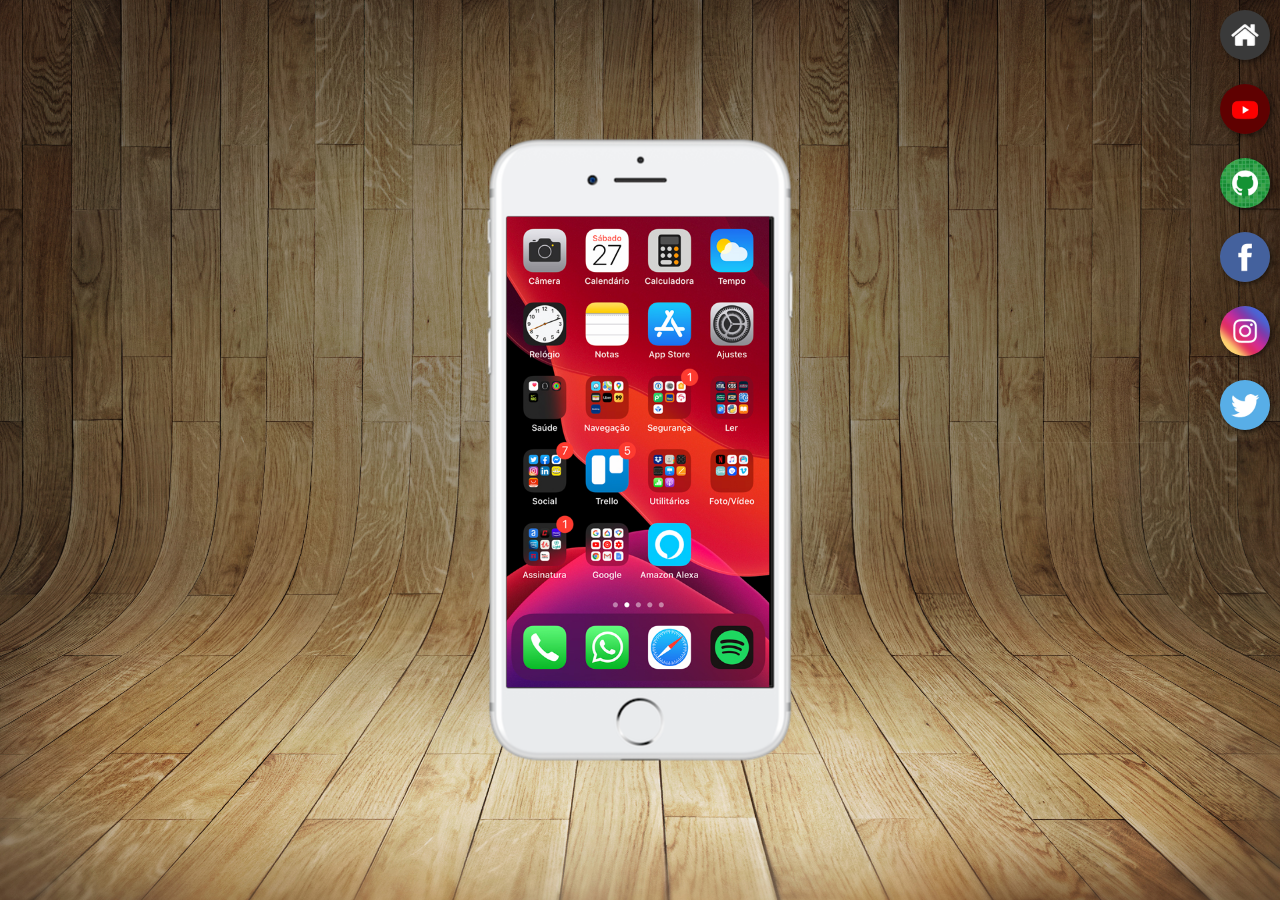
<file: index.html>
<!DOCTYPE html>
<html lang="pt-br">
<head>
    <meta charset="UTF-8">
    <meta name="viewport" content="width=device-width, initial-scale=1.0">
    <link rel="shortcut icon" href="favicon.ico" type="image/x-icon">
    <title>Projeto Redes sociais</title>
    <link rel="stylesheet" href="estilos/style.css">
</head>
<body>
   <div id="fundo">
        <main>
            <section id="telefone">
                <iframe src="home.html" name="tela" id="tela" frameborder="0"></iframe>
            </section>
            <section id="rede-sociais">
                <a href="home.html" target="tela"><img src="imagens/logo-home.jpg" alt=""></a> <br>
                <a href="youtube.html" target="tela"> <img src="imagens/logo-youtube.jpg" alt=""></a> <br>
                <a href="github.html" target="tela"> <img src="imagens/logo-github.jpg" alt=""></a> <br>
                <a href="facebok.html" target="tela"><img src="imagens/logo-facebook.jpg" alt=""></a> <br>
                <a href="instagram.html" target="tela"><img src="imagens/logo-instagram.jpg" alt=""></a> <br>
                <a href="twitter.html" target="tela"> <img src="imagens/logo-twitter.jpg" alt=""></a> <br>

            </section>
        </main>
    </div>
    </div>
    
</body>
</html>
</file>
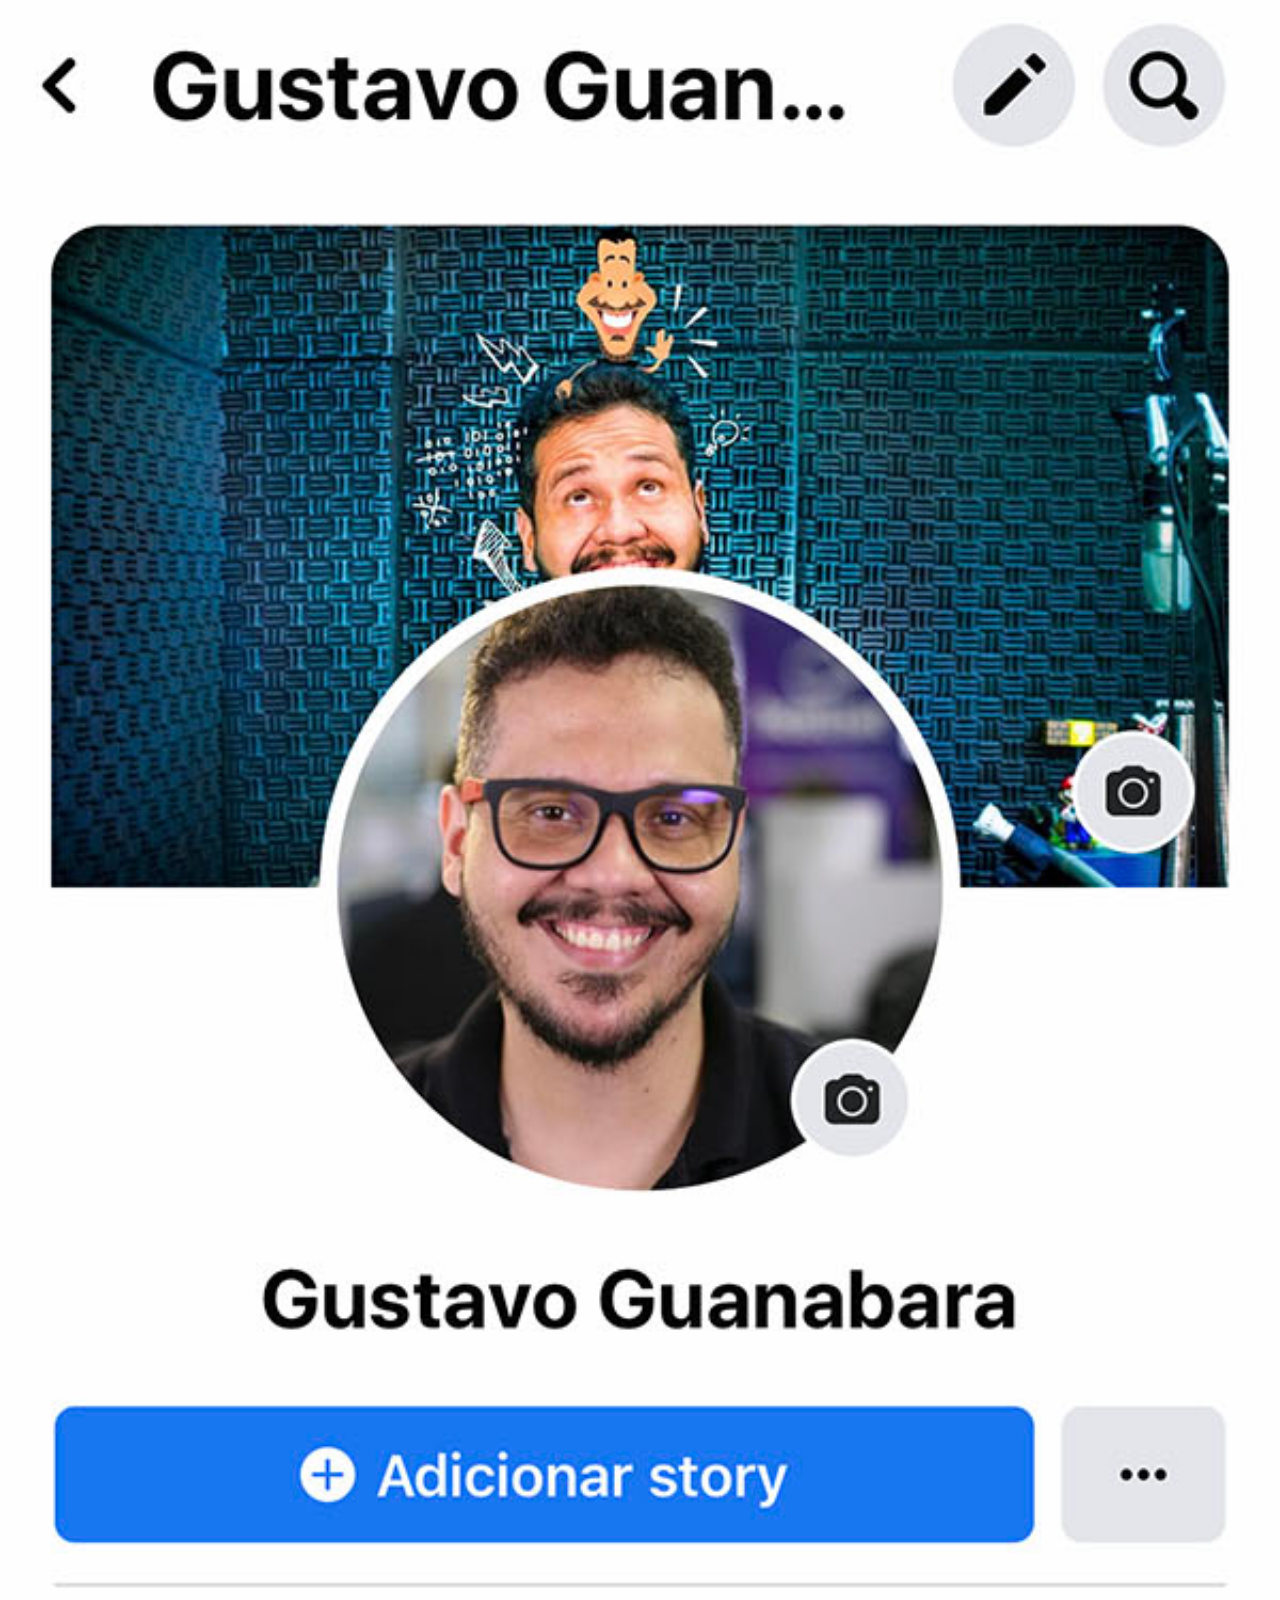
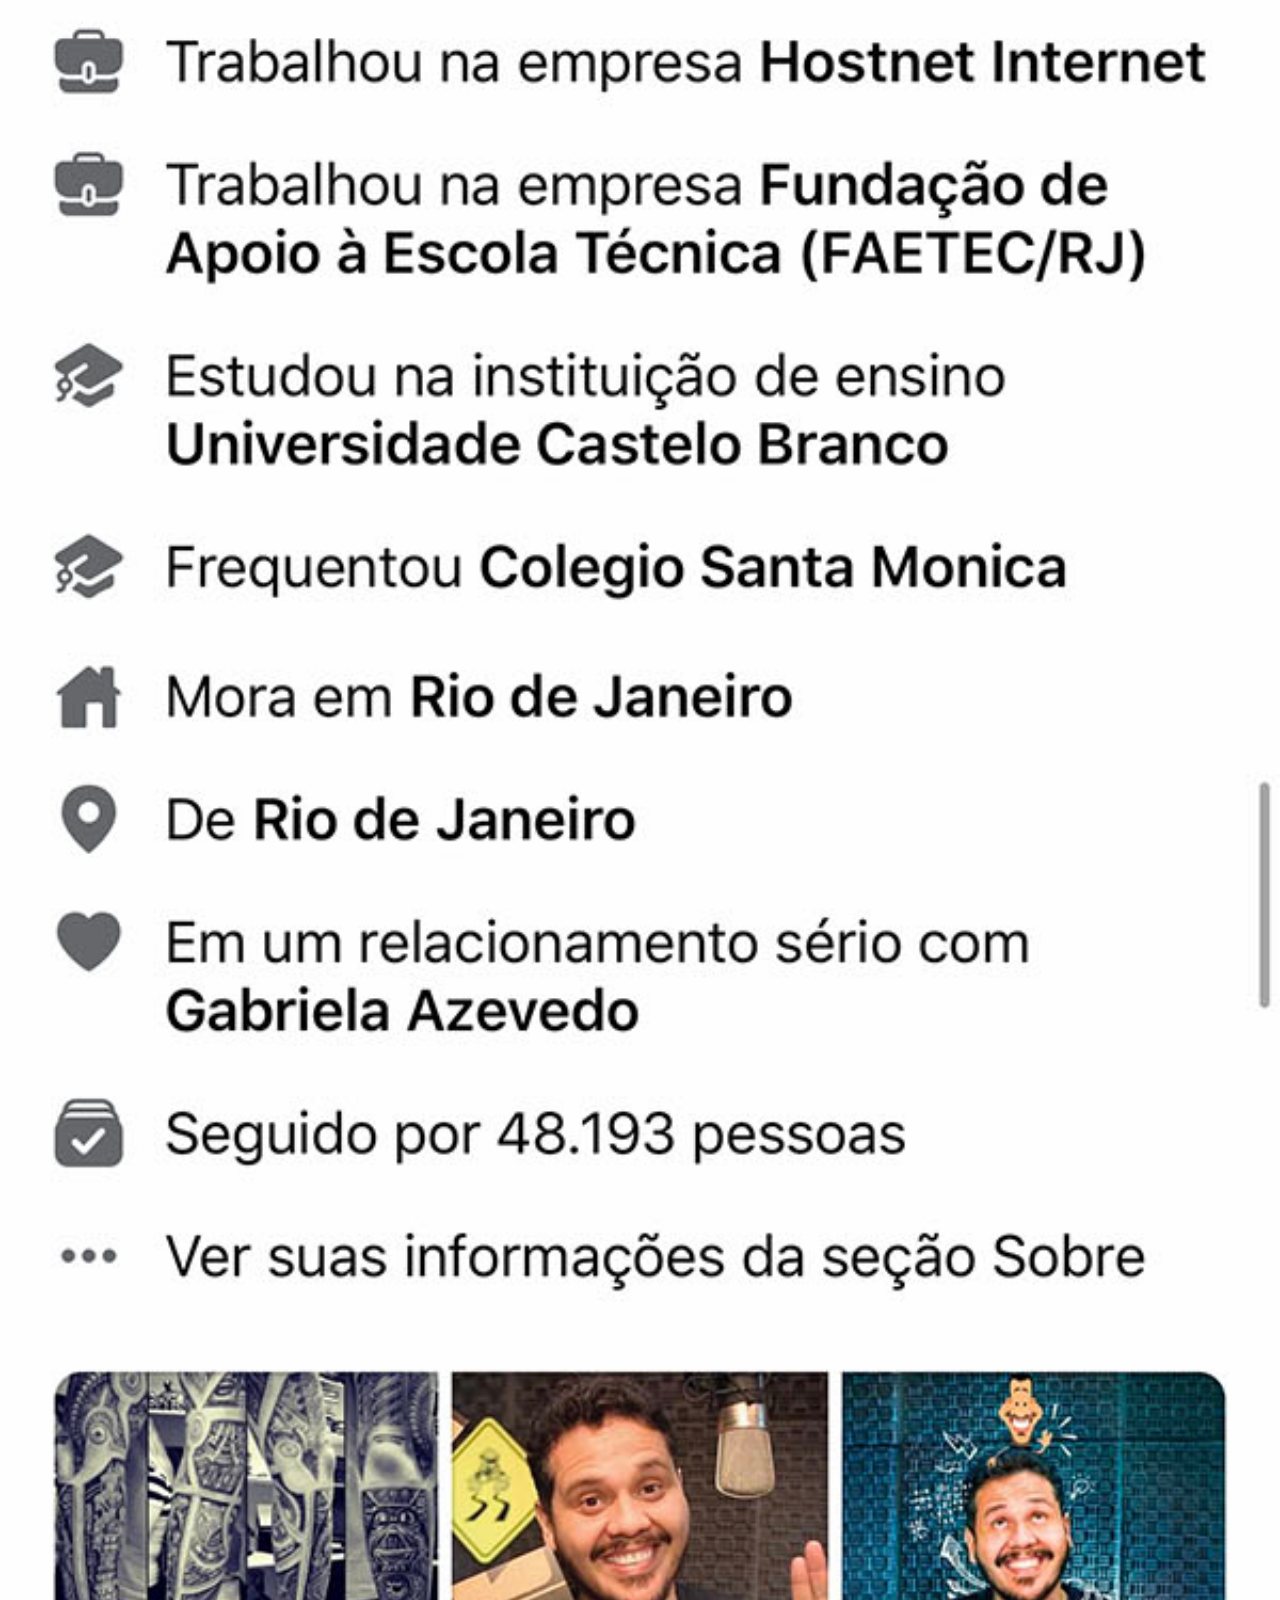
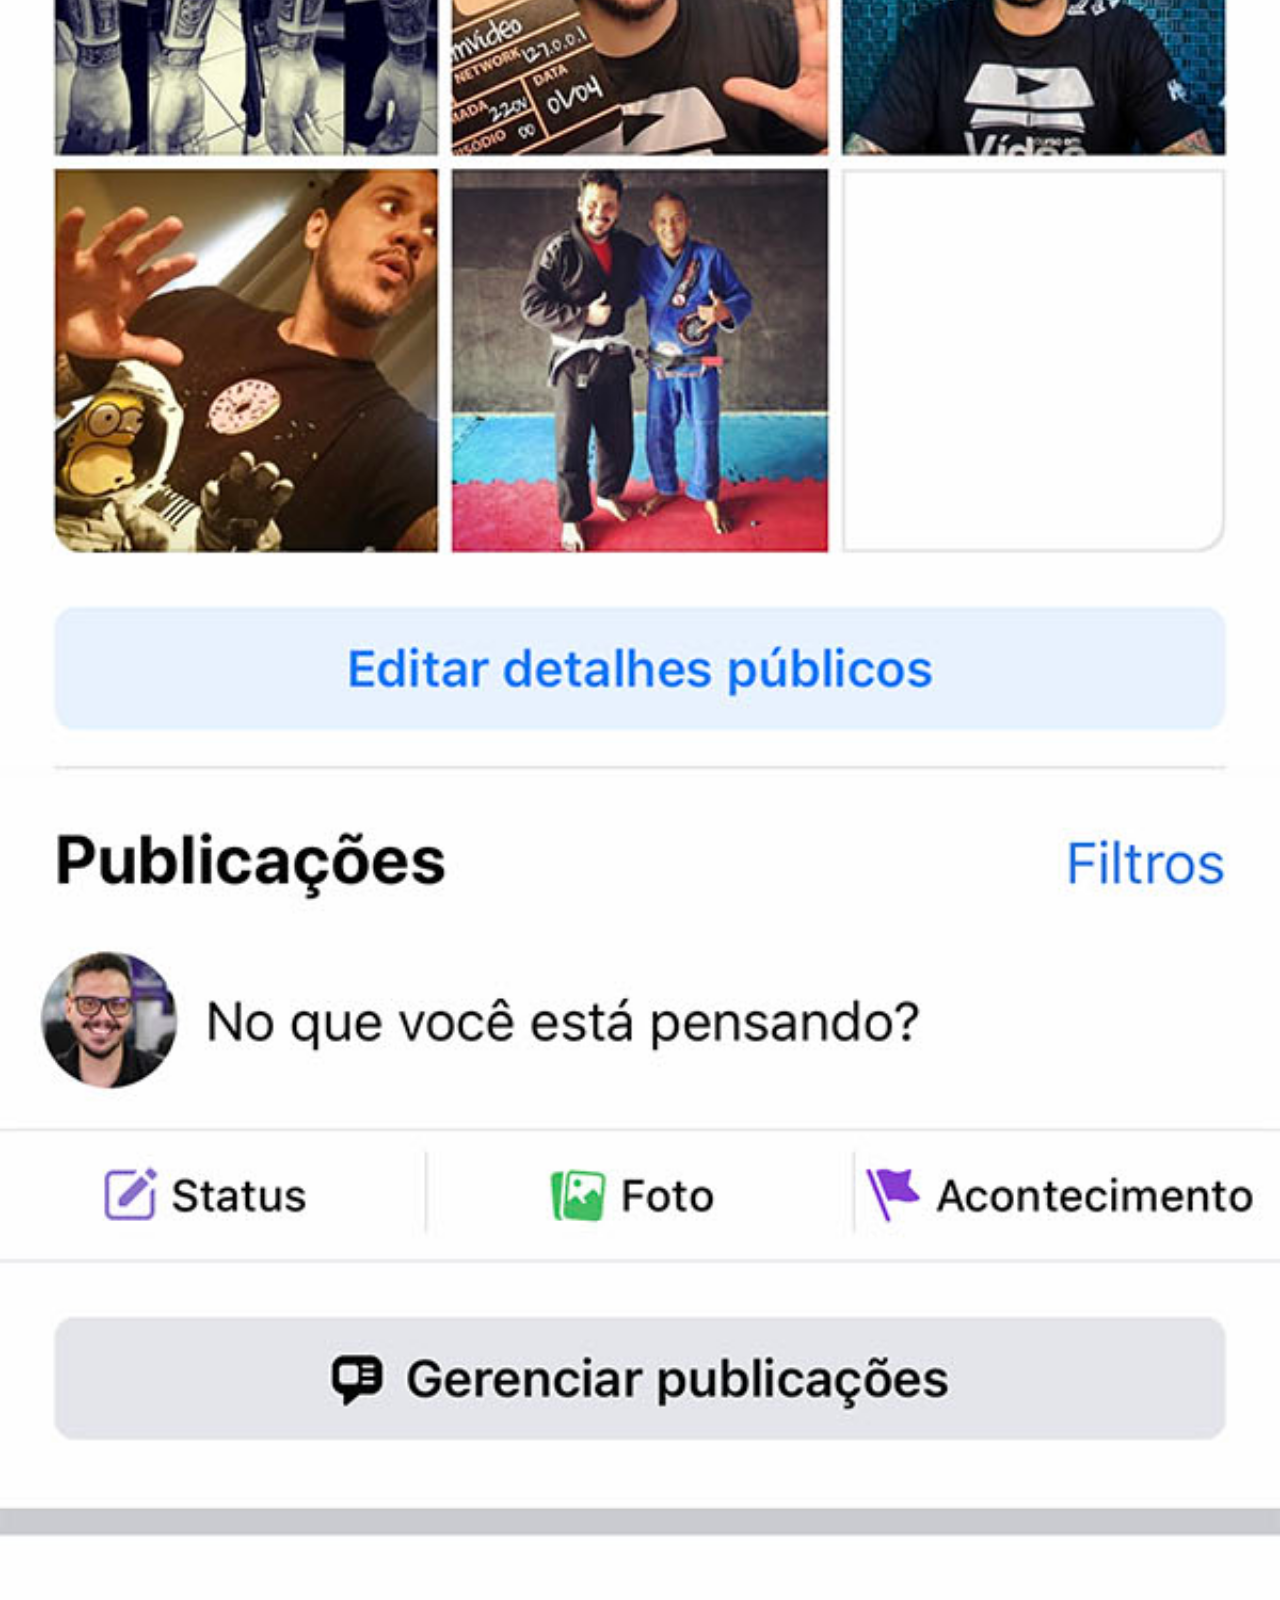
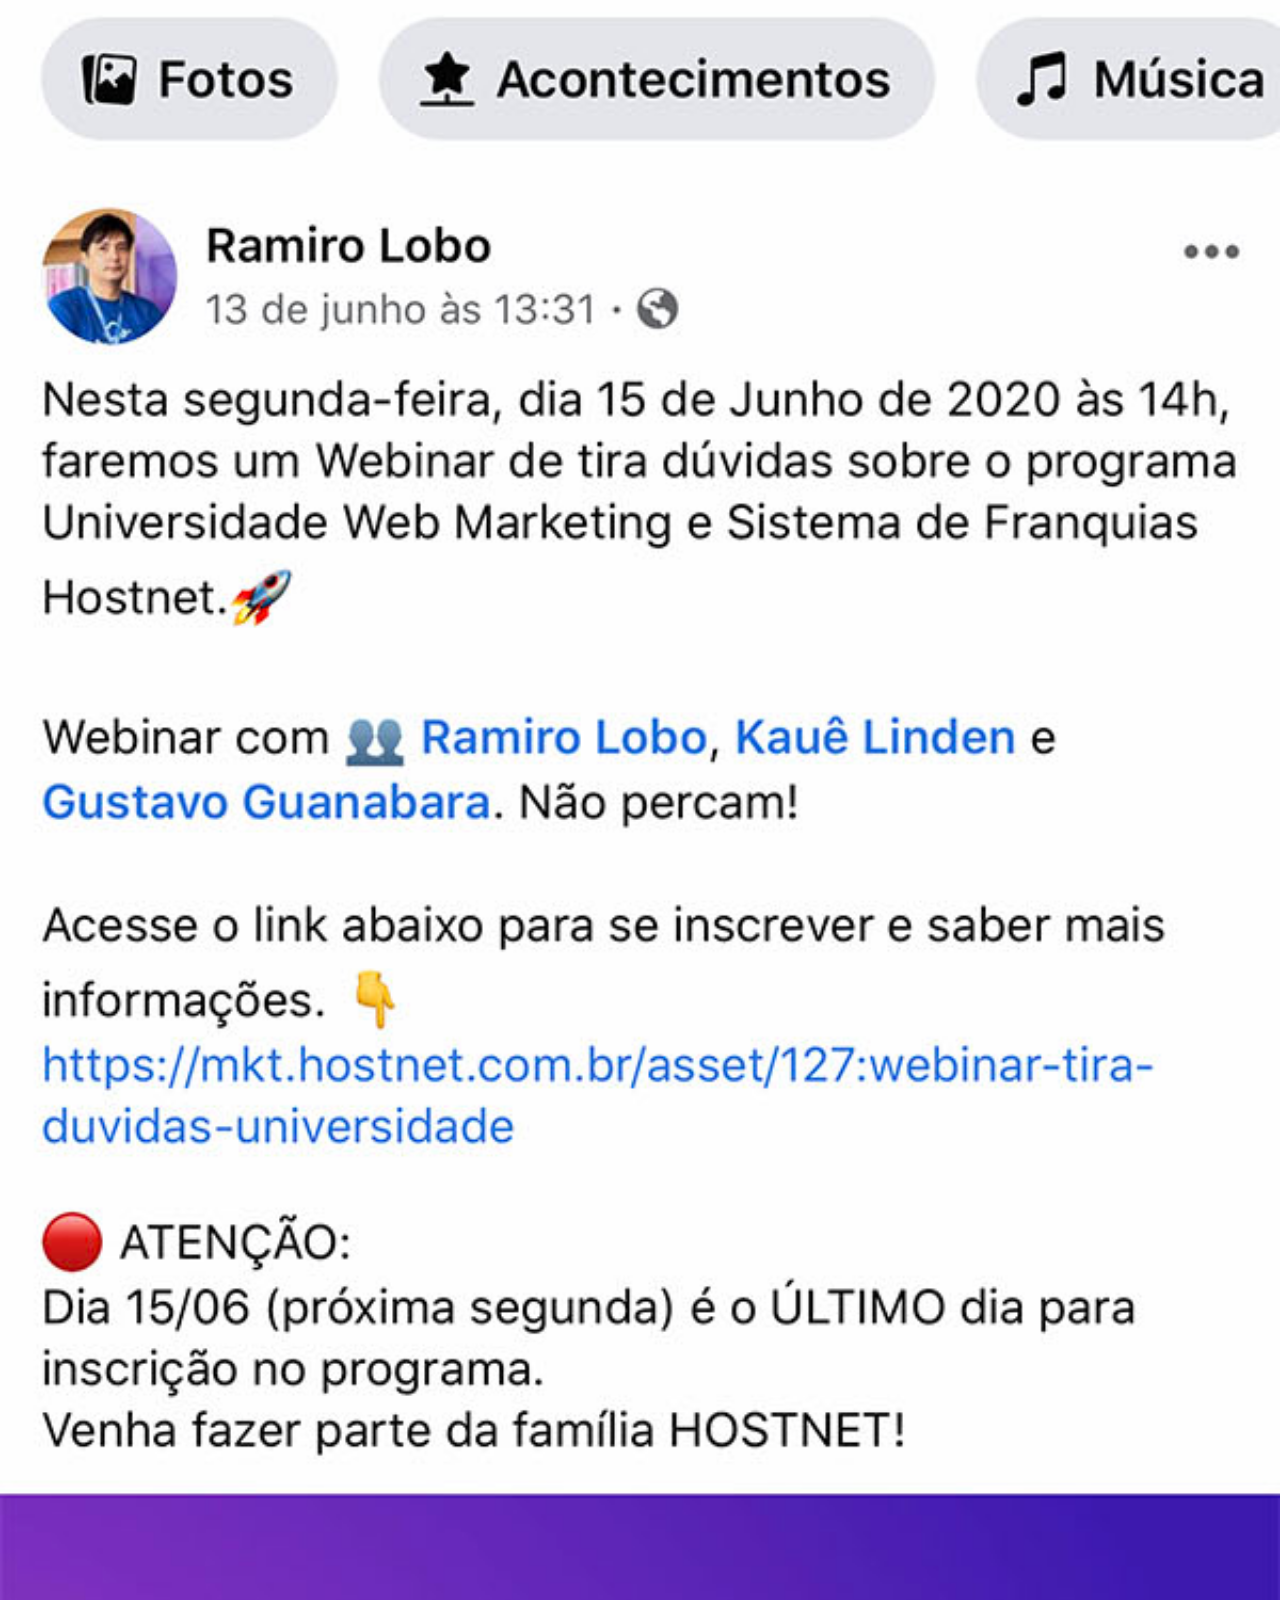
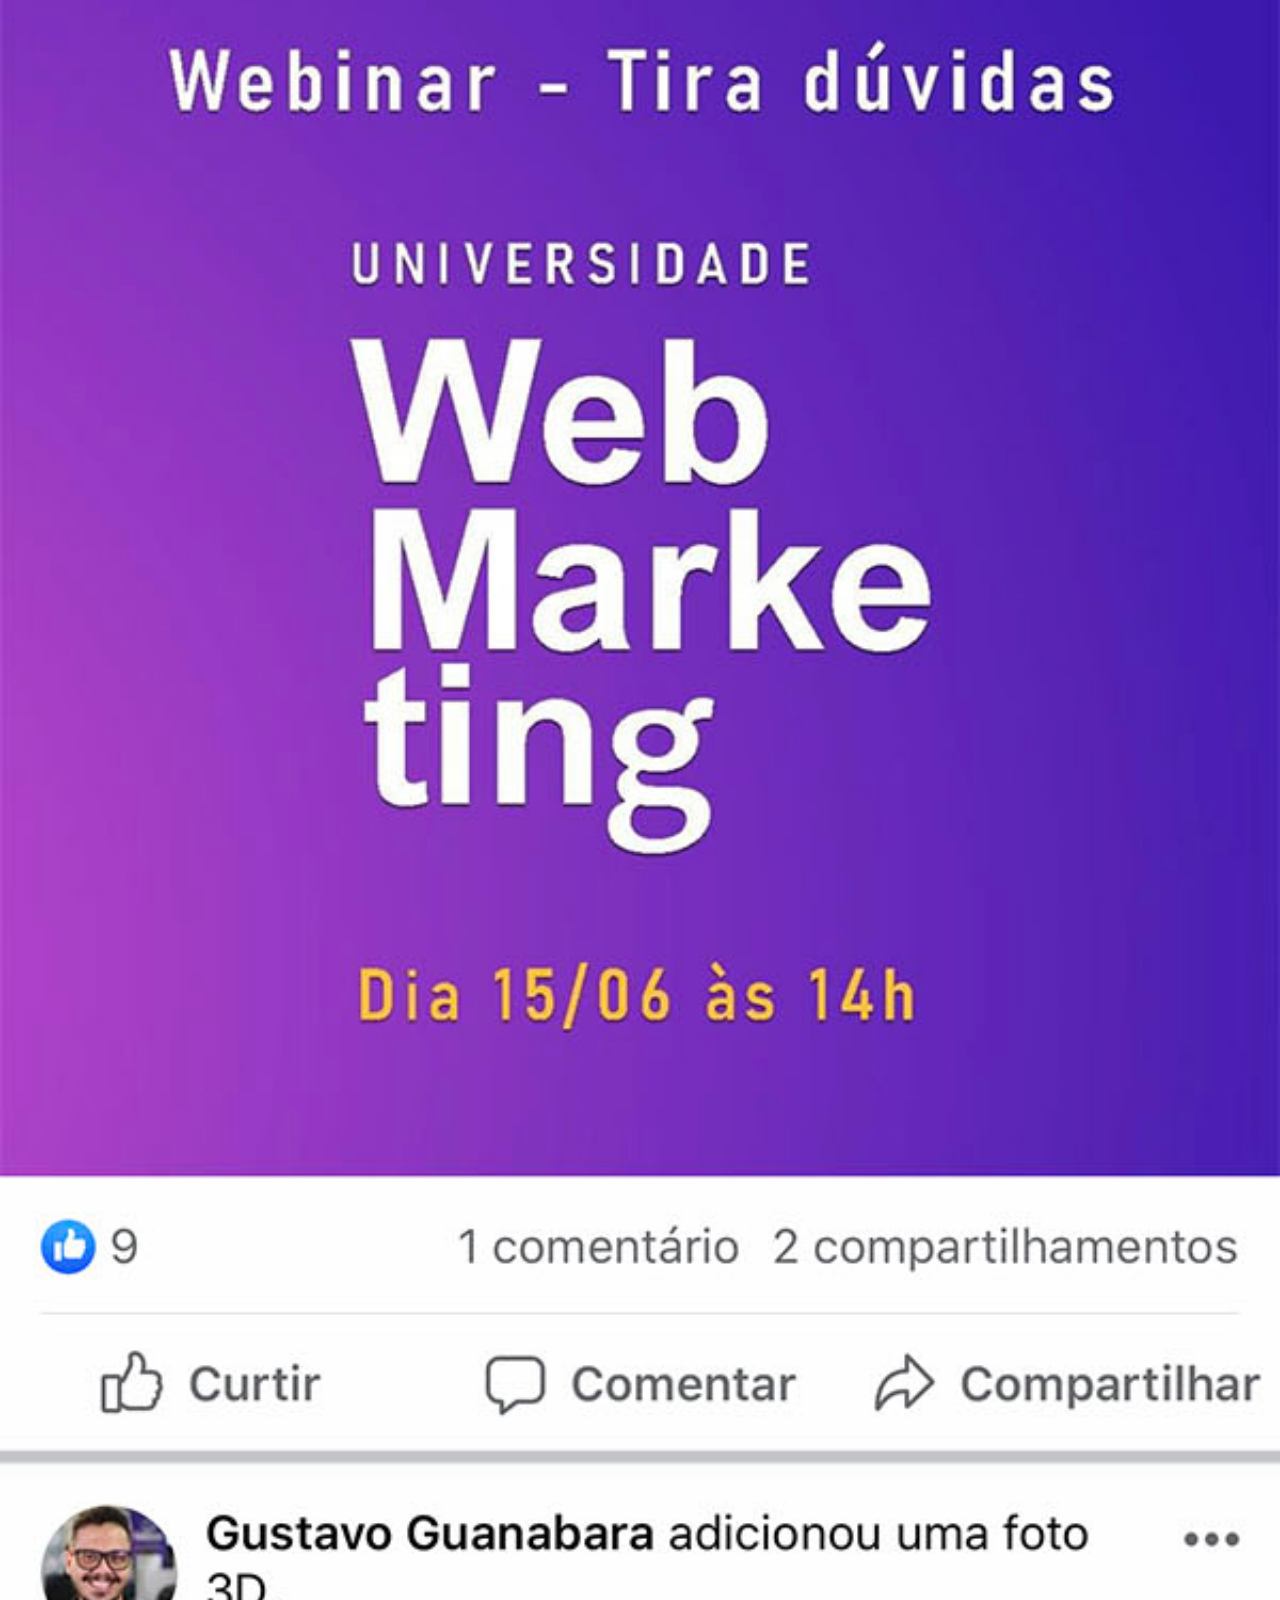
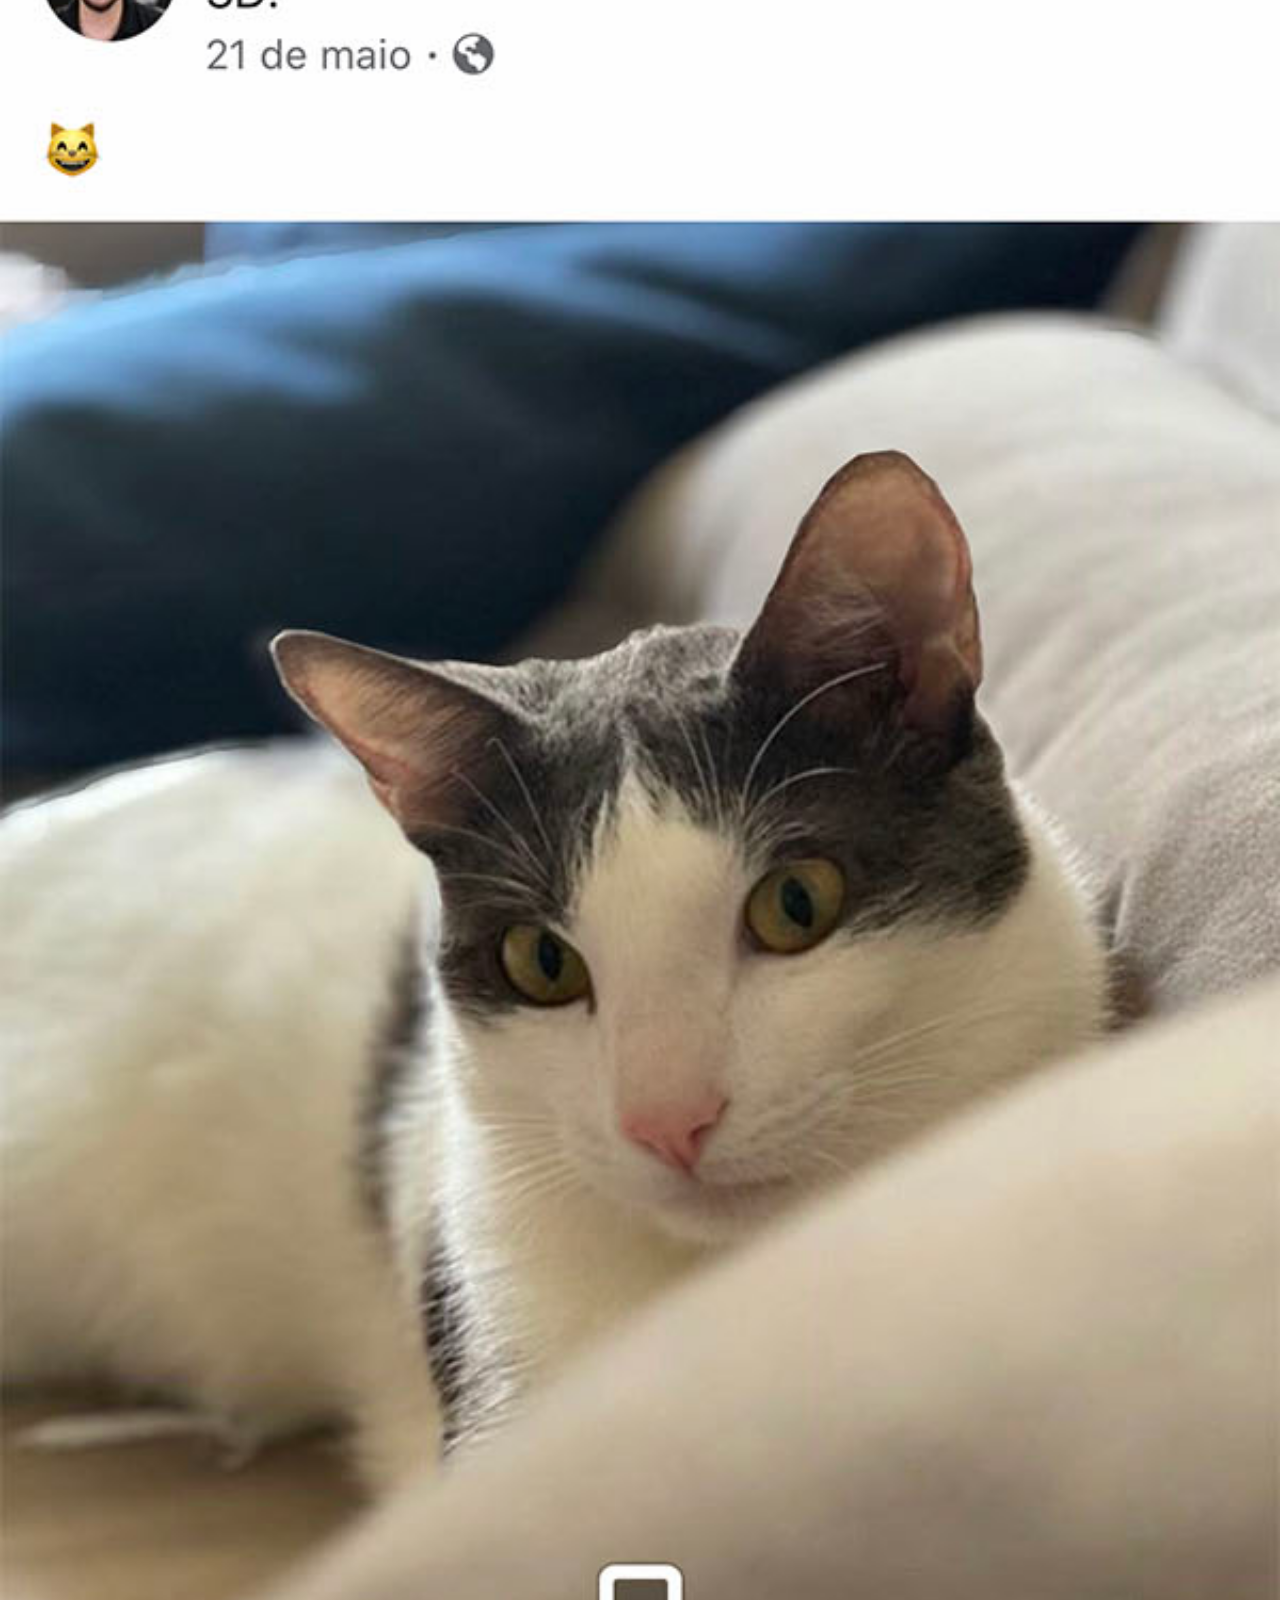
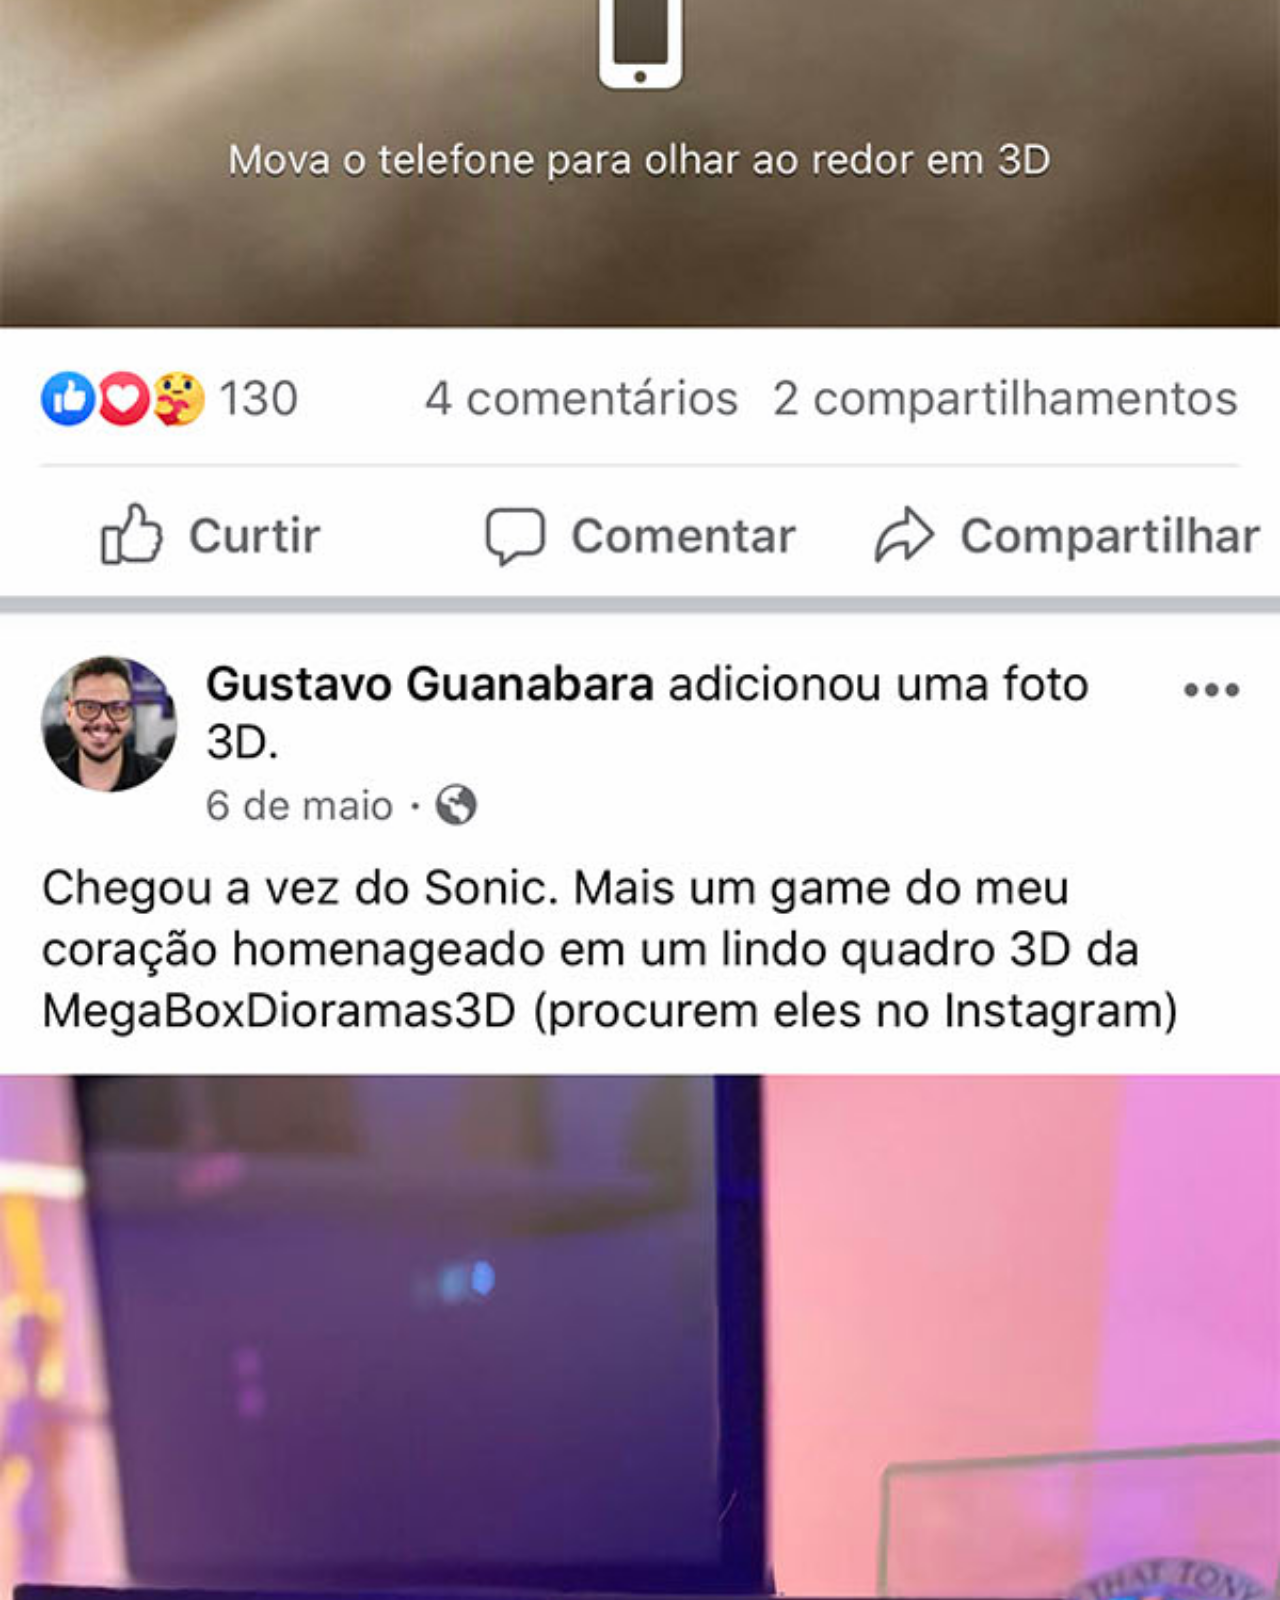
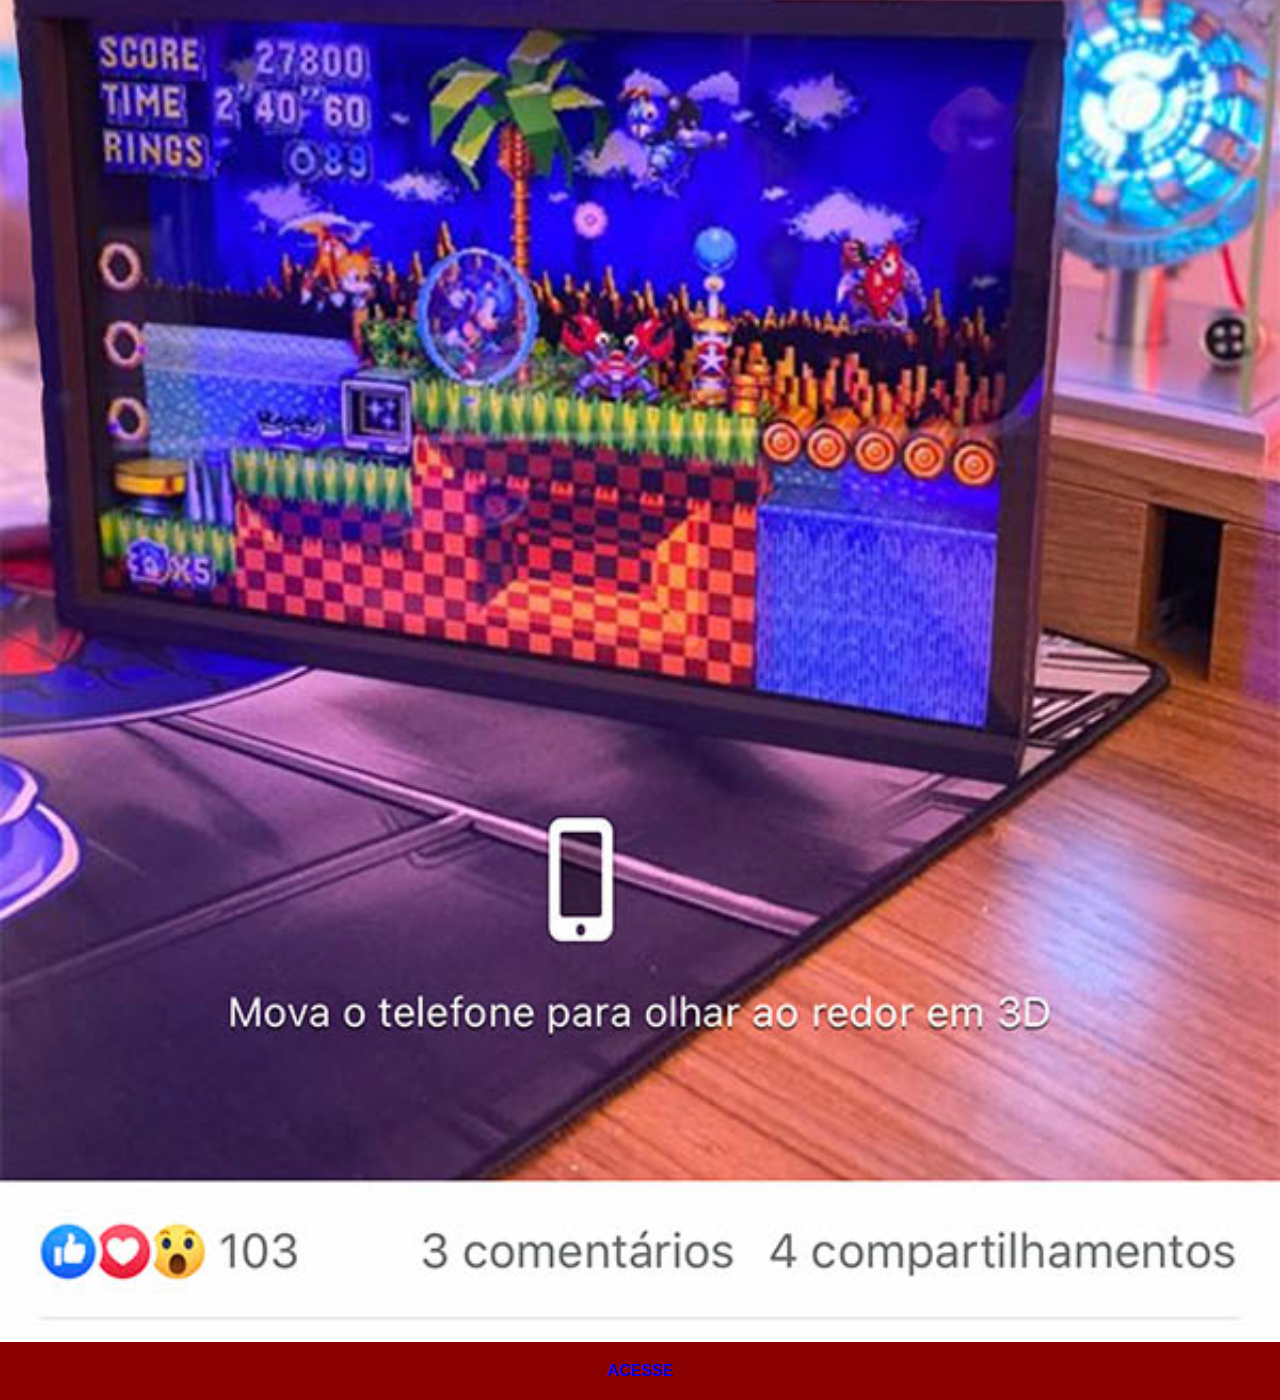
<file: facebok.html>
<!DOCTYPE html>
<html lang="pt-br">
<head>
    <meta charset="UTF-8">
    <meta name="viewport" content="width=device-width, initial-scale=1.0">
    <title>Facebook</title>
    <link rel="stylesheet" href="estilos/social.css">
</head>
<body>
    <img src="imagens/tela-facebook.jpg" alt="">
    <a href="https://www.facebook.com/profile.php?id=100070703453757" target="_blank">ACESSE</a>
</body>
</html>
</file>
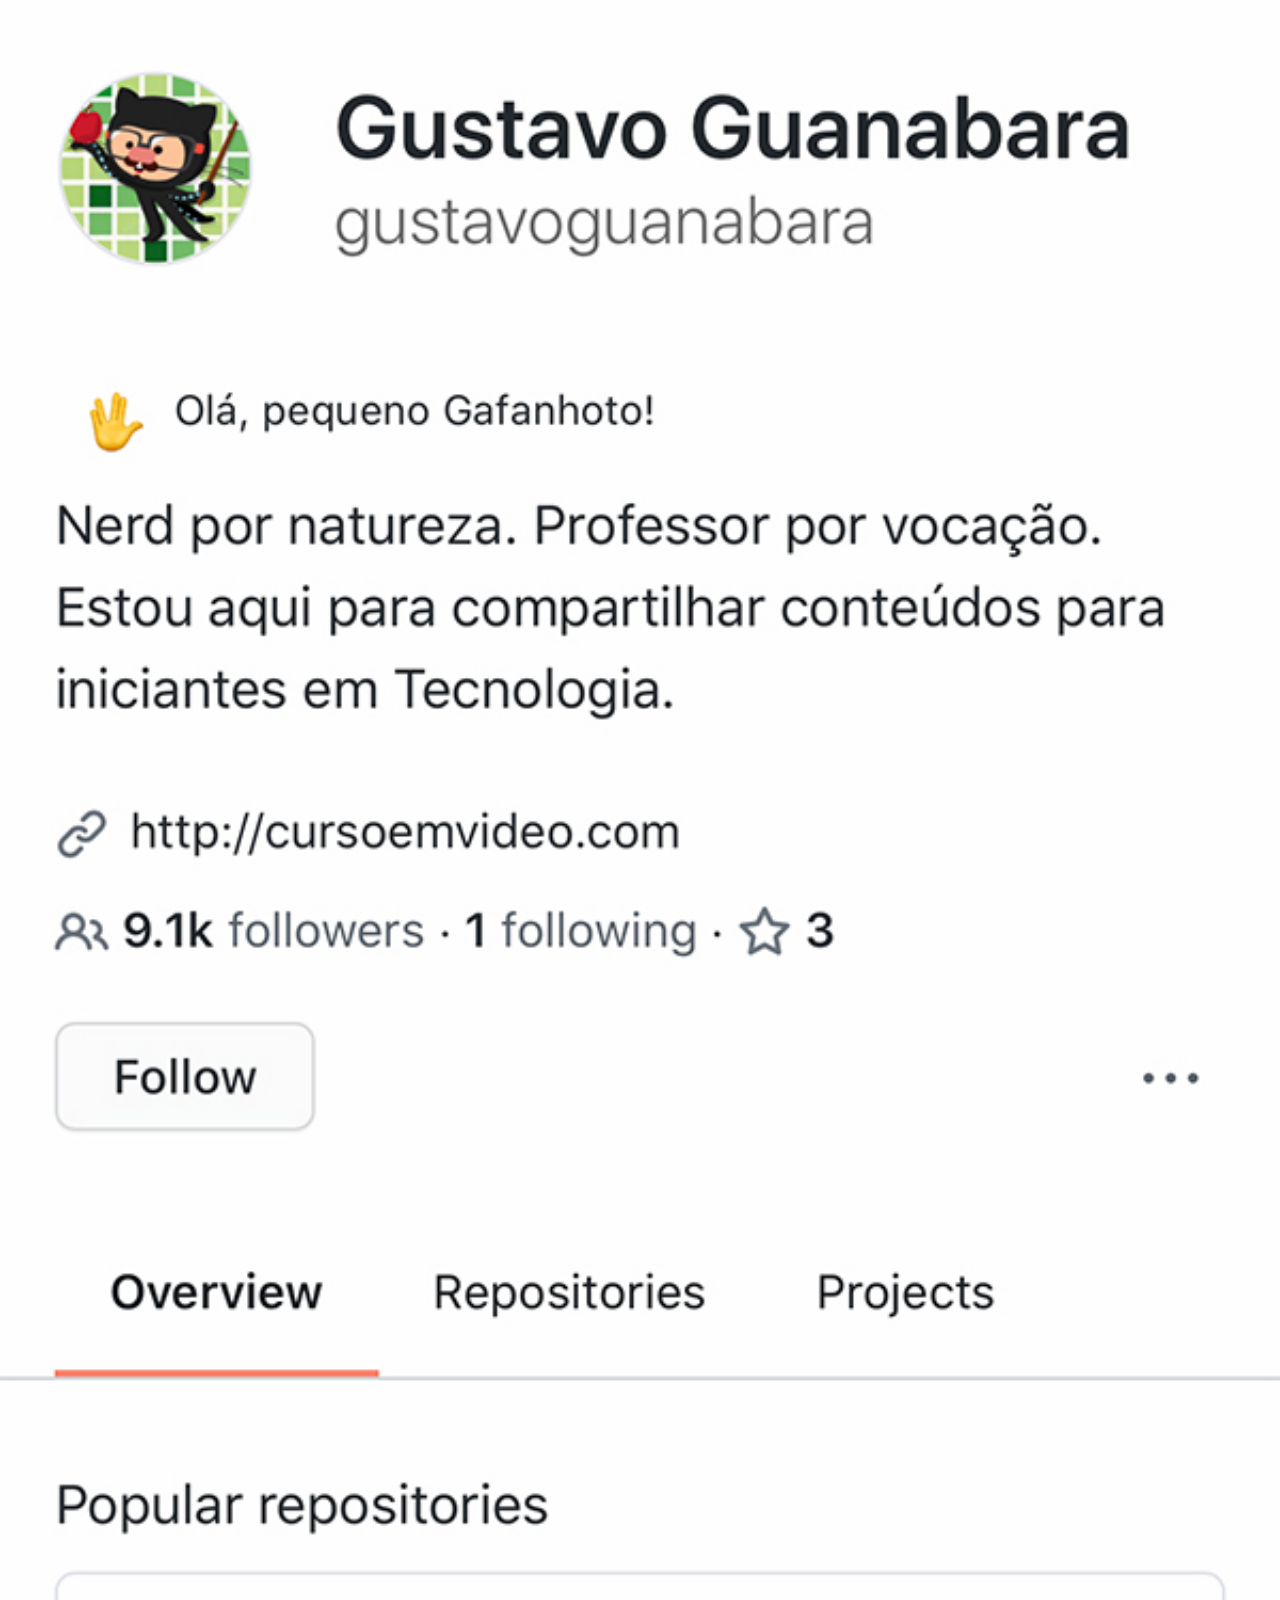
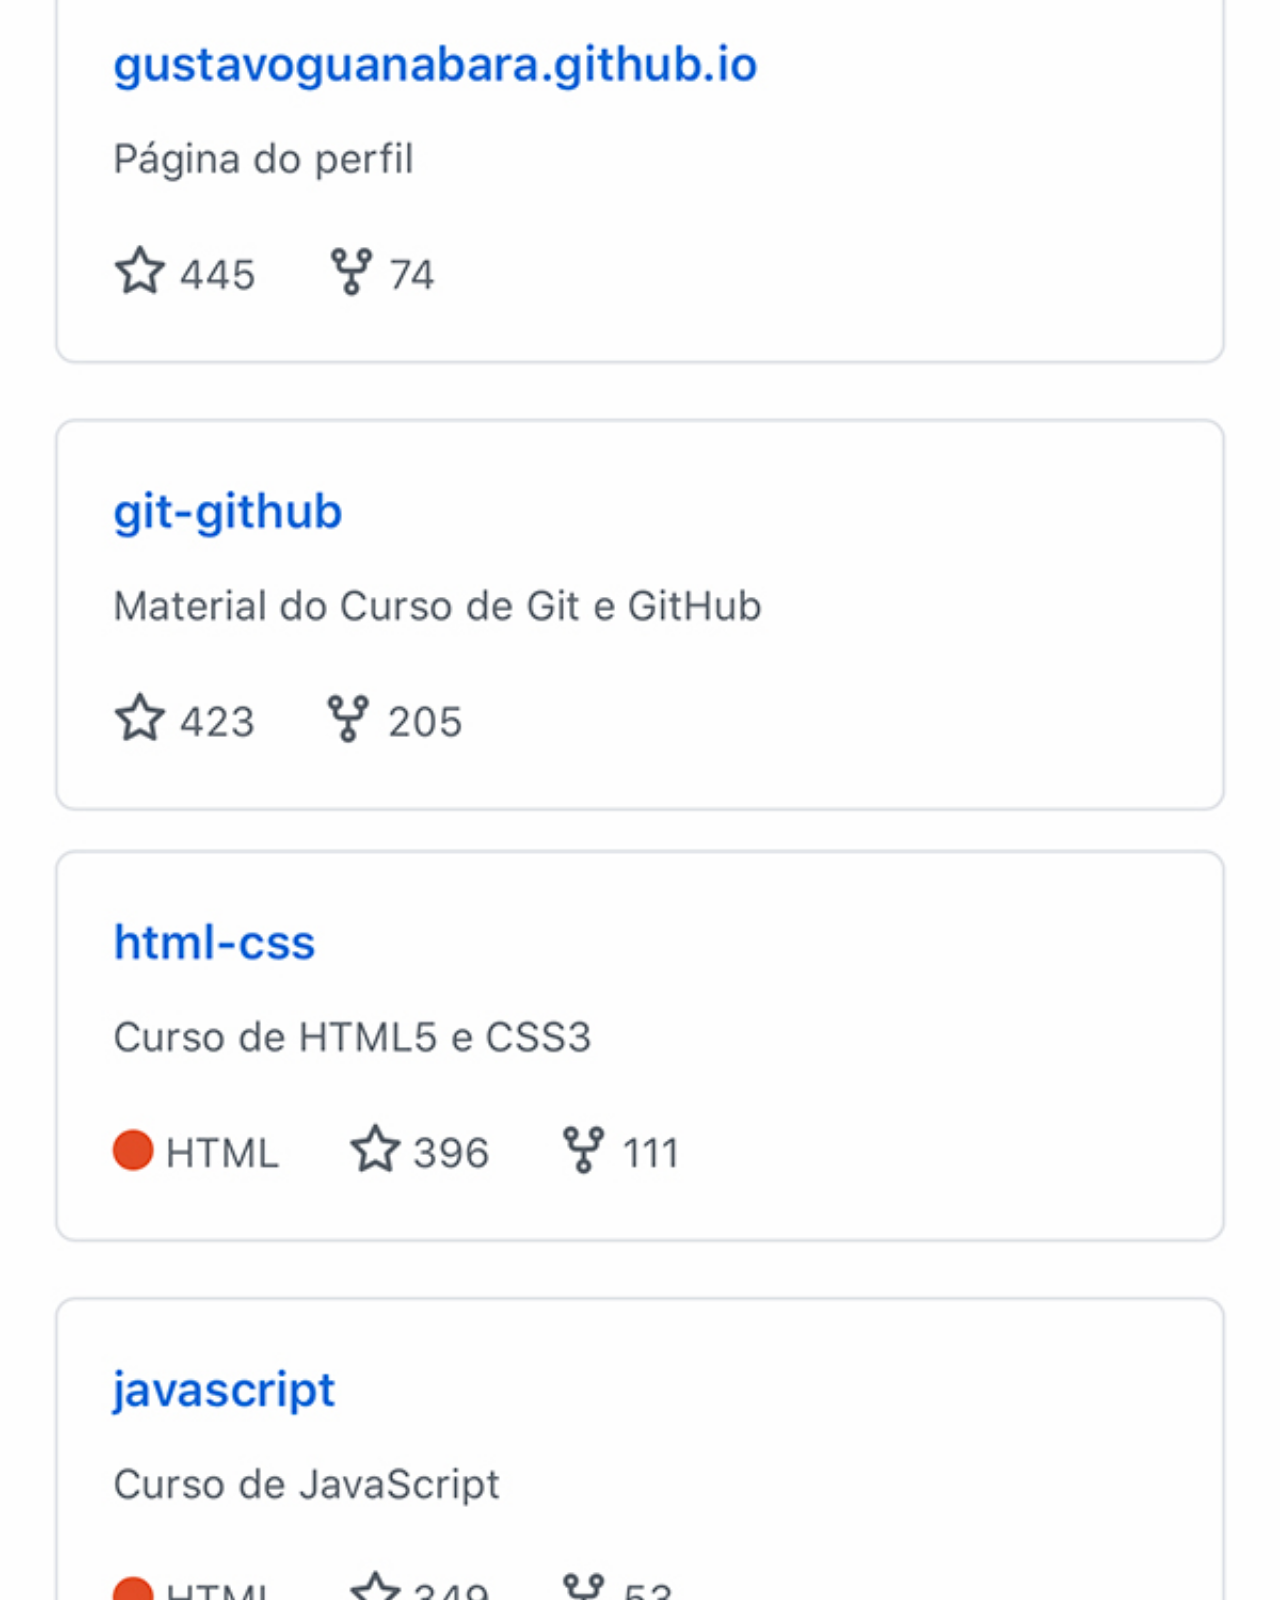
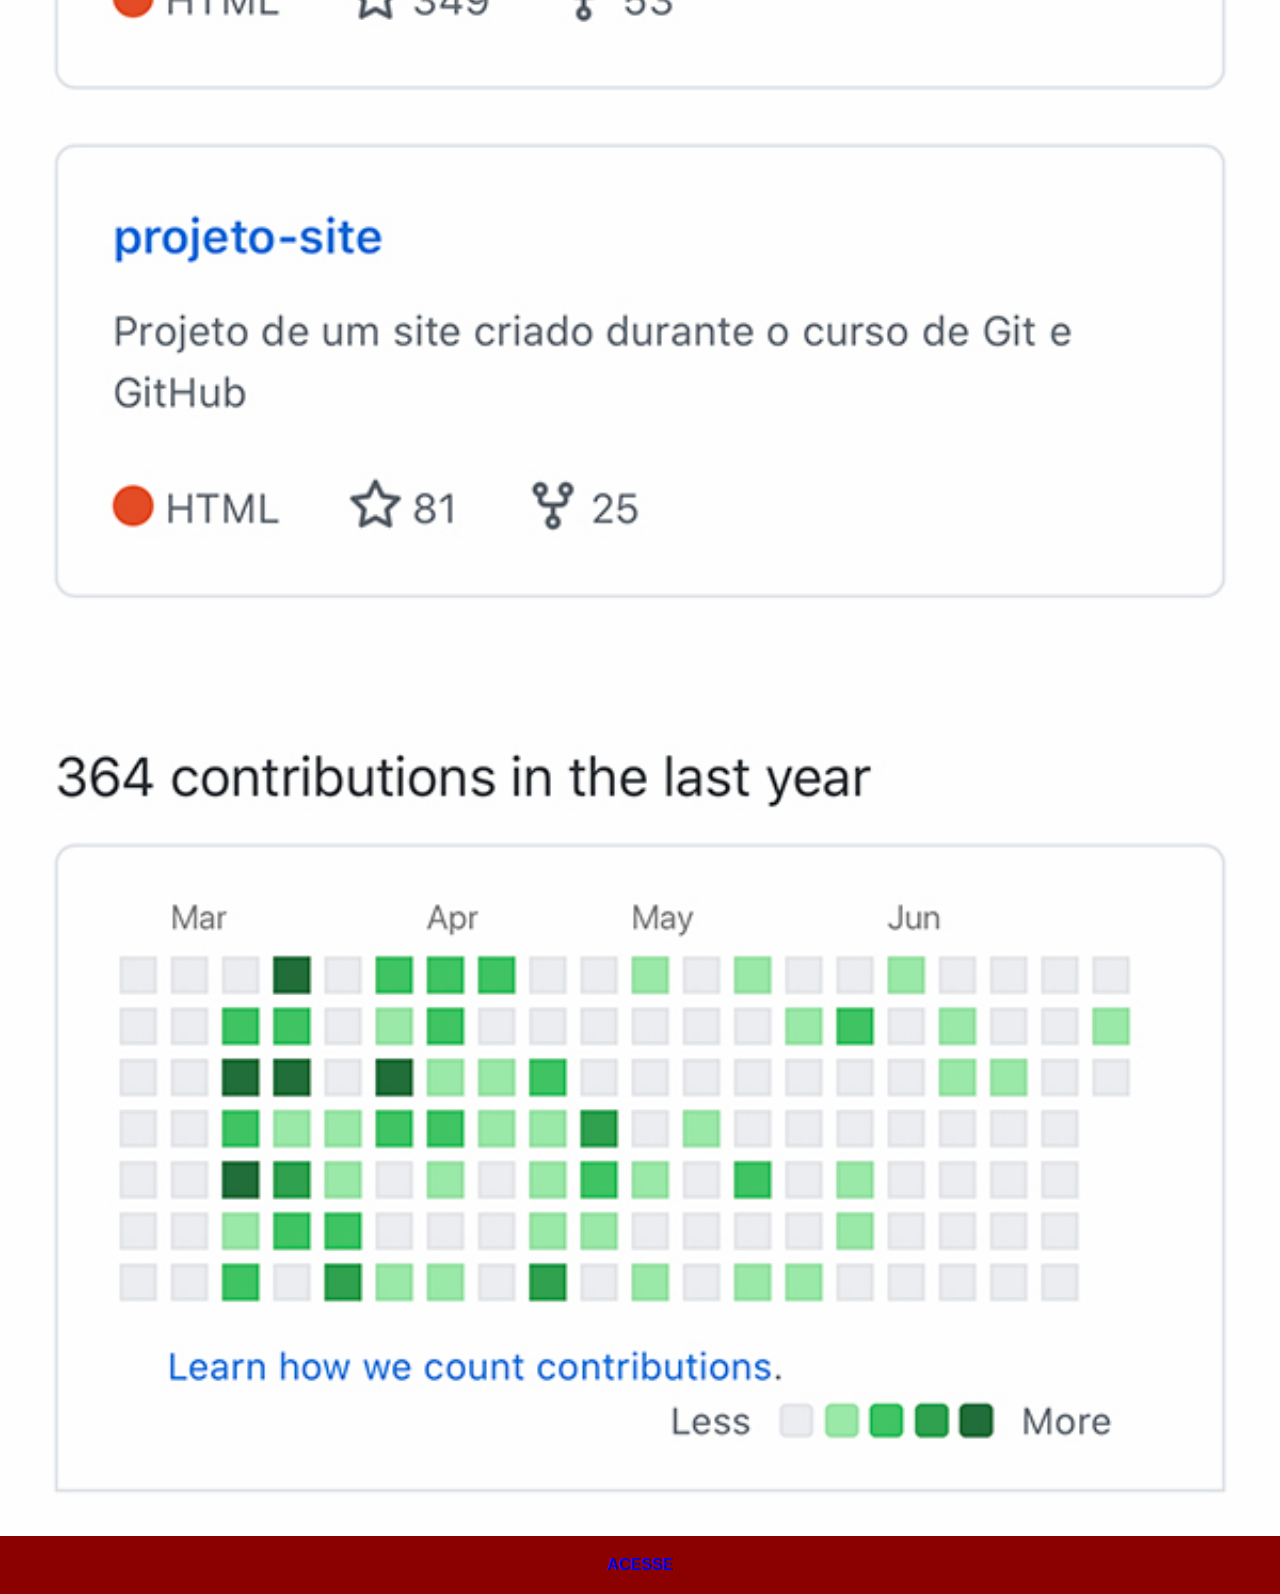
<file: github.html>
<!DOCTYPE html>
<html lang="pt-br">
<head>
    <meta charset="UTF-8">
    <meta name="viewport" content="width=device-width, initial-scale=1.0">
    <title>Github</title>
    <link rel="stylesheet" href="estilos/social.css">
</head>
<body>
    <img src="imagens/tela-github.jpg" alt="">
    <a href="https://github.com/cabralcodes" target="_blank">ACESSE</a>
</body>
</html>
</file>
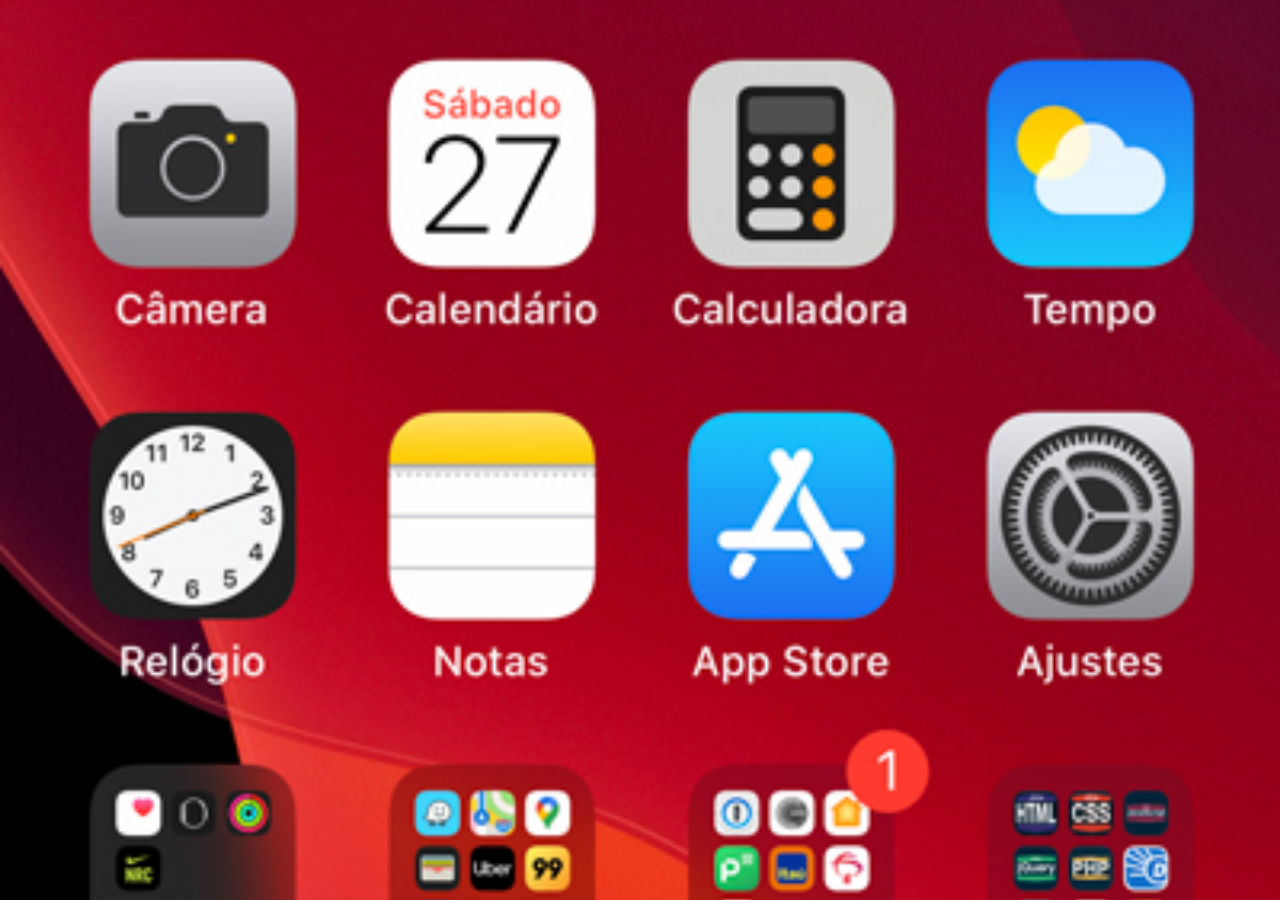
<file: home.html>
<!DOCTYPE html>
<html lang="pt-br">
<head>
    <meta charset="UTF-8">
    <meta name="viewport" content="width=device-width, initial-scale=1.0">
    <title>Home</title>
    
</head>
<body>
    <style>
        *{
            margin: 0;
            padding: 0;
        }
        body{
            width: 100vw;
            height: 100vh;
            background: url('imagens/tela-home.jpg') no-repeat top center;
            background-size: cover;
        }
    </style>
</body>
</html>
</file>
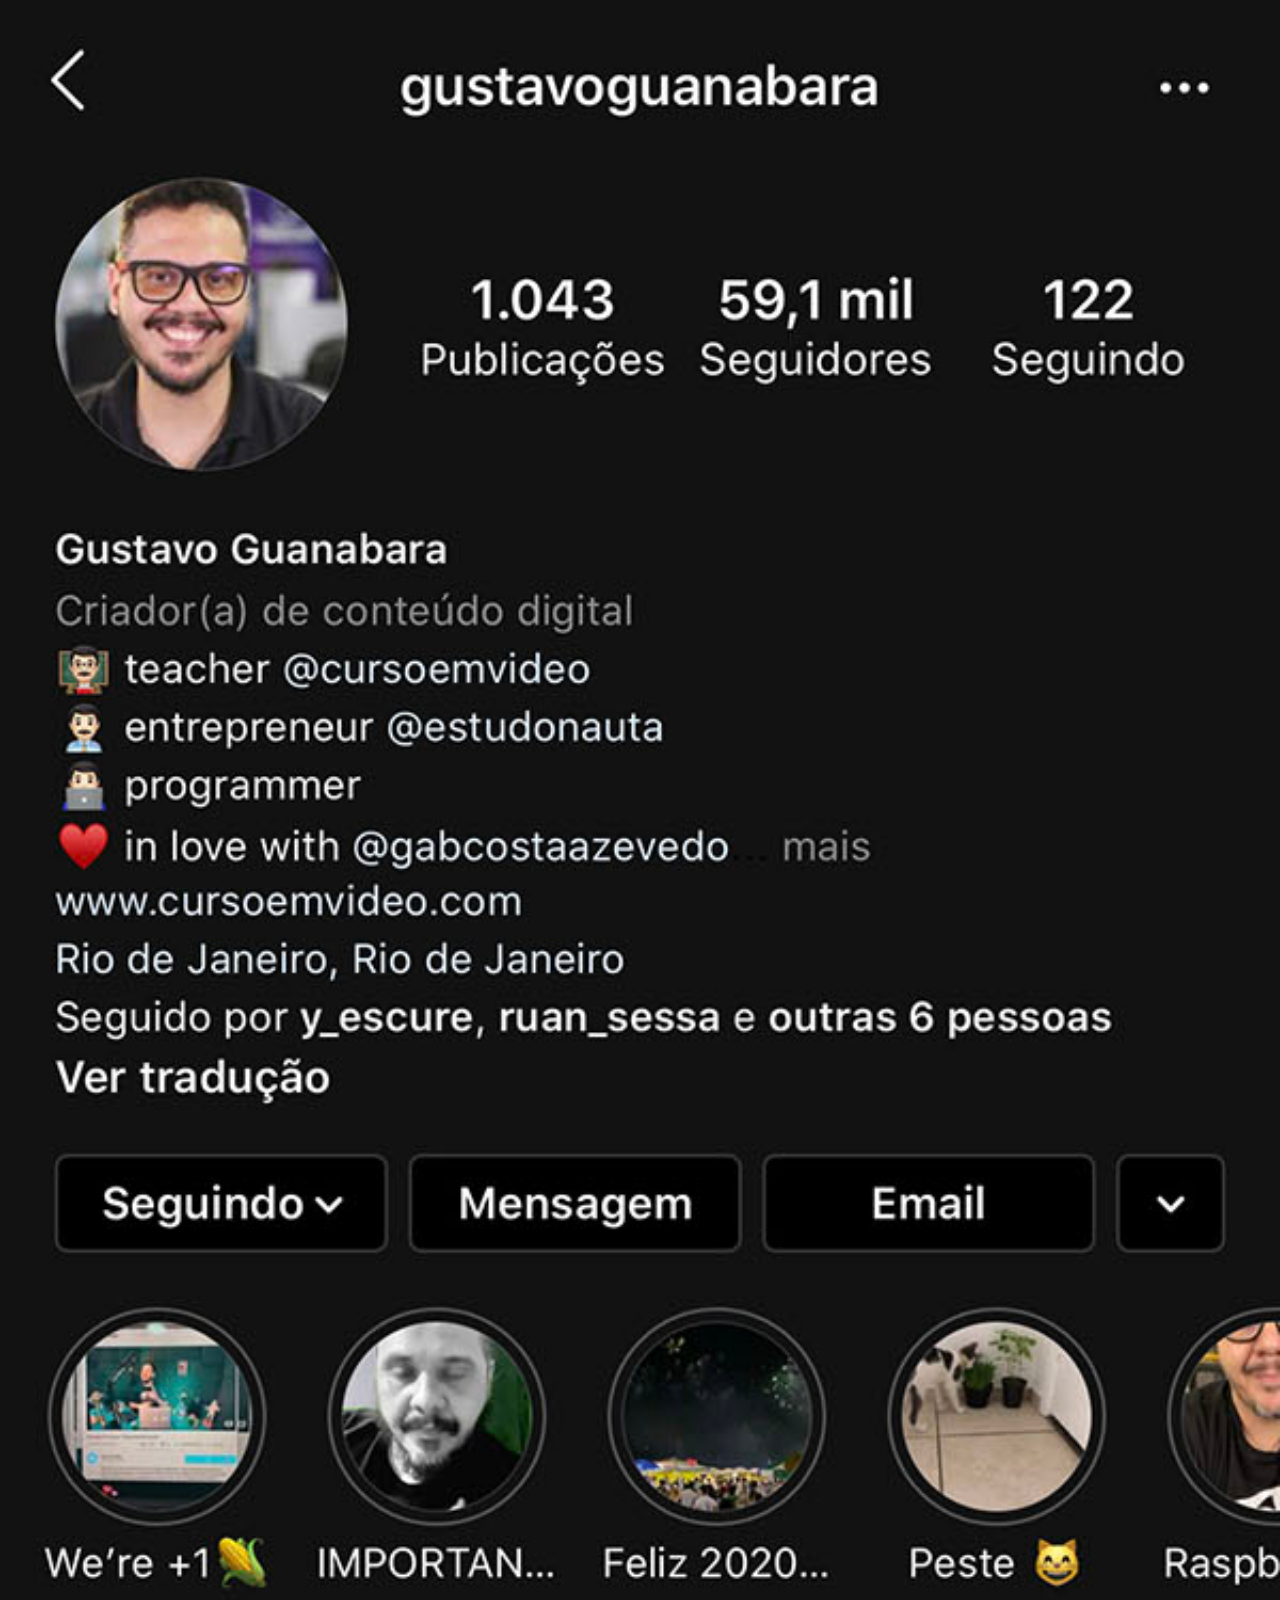
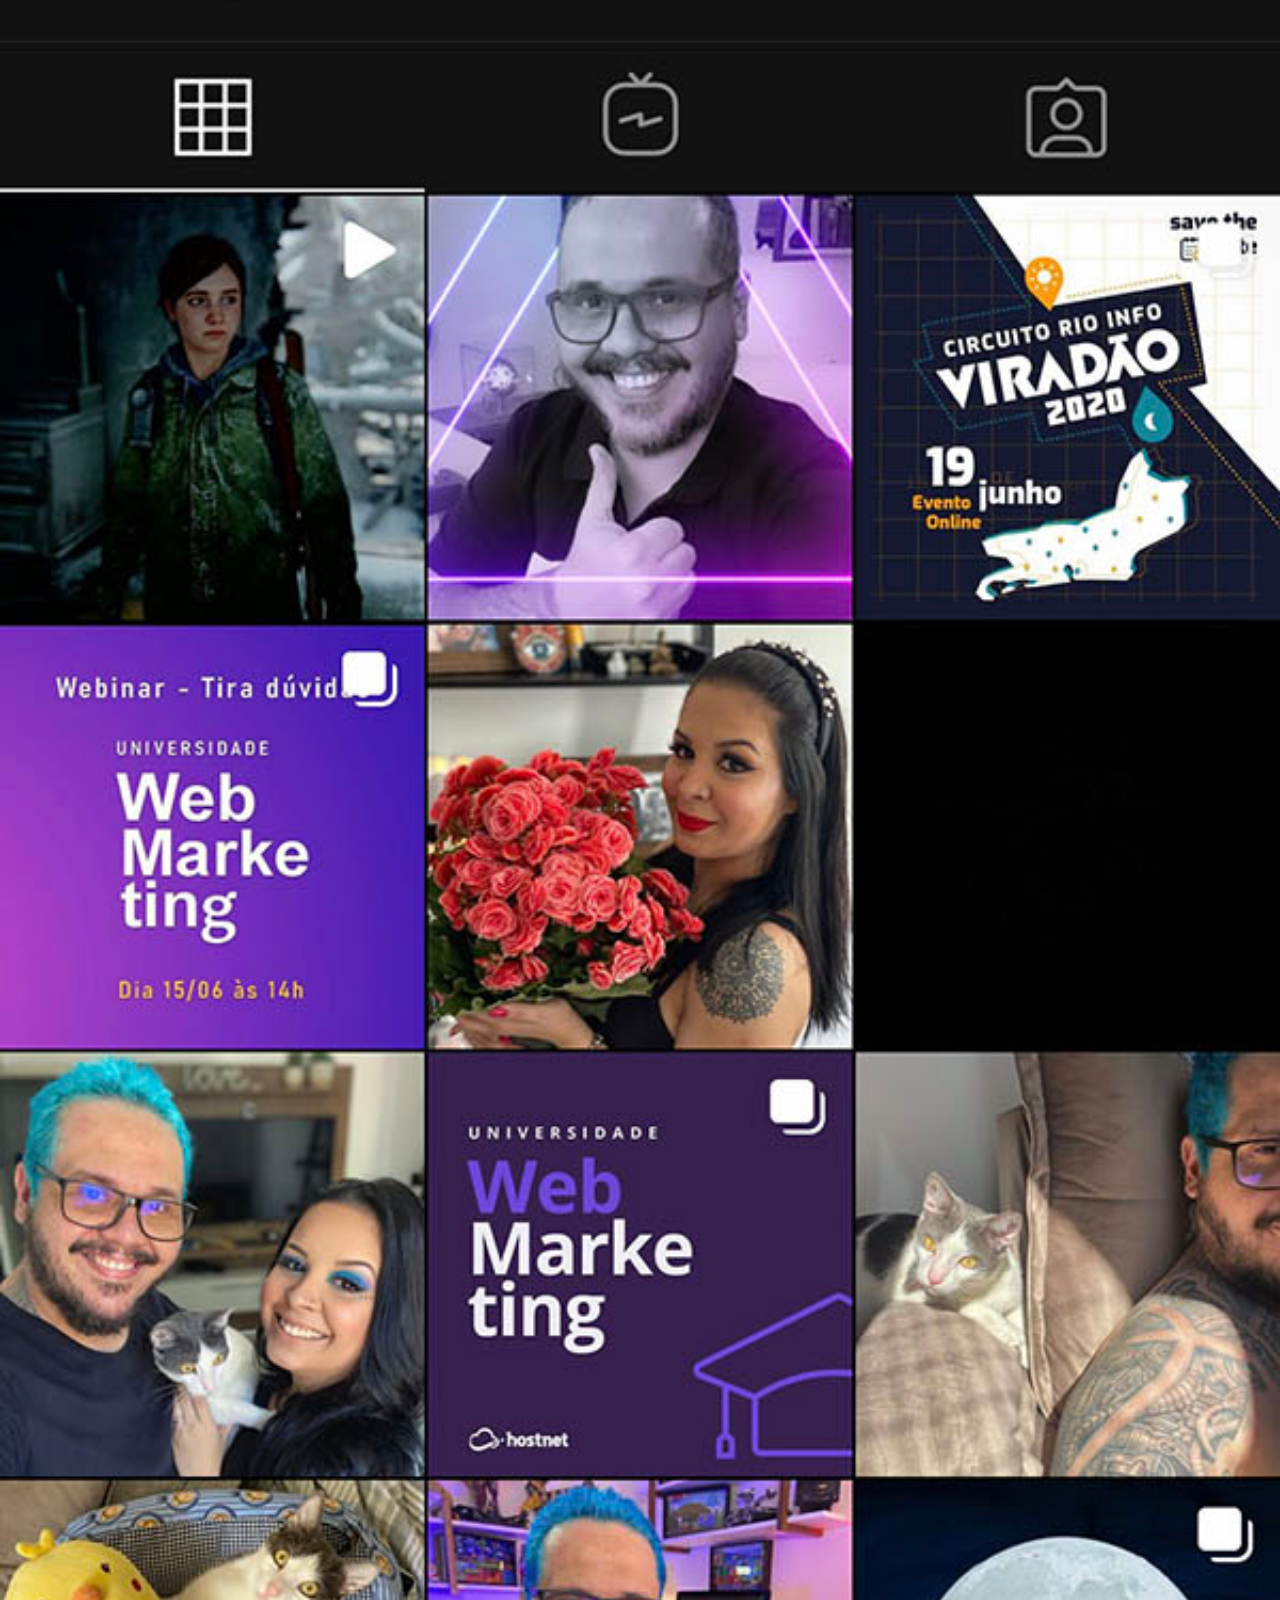
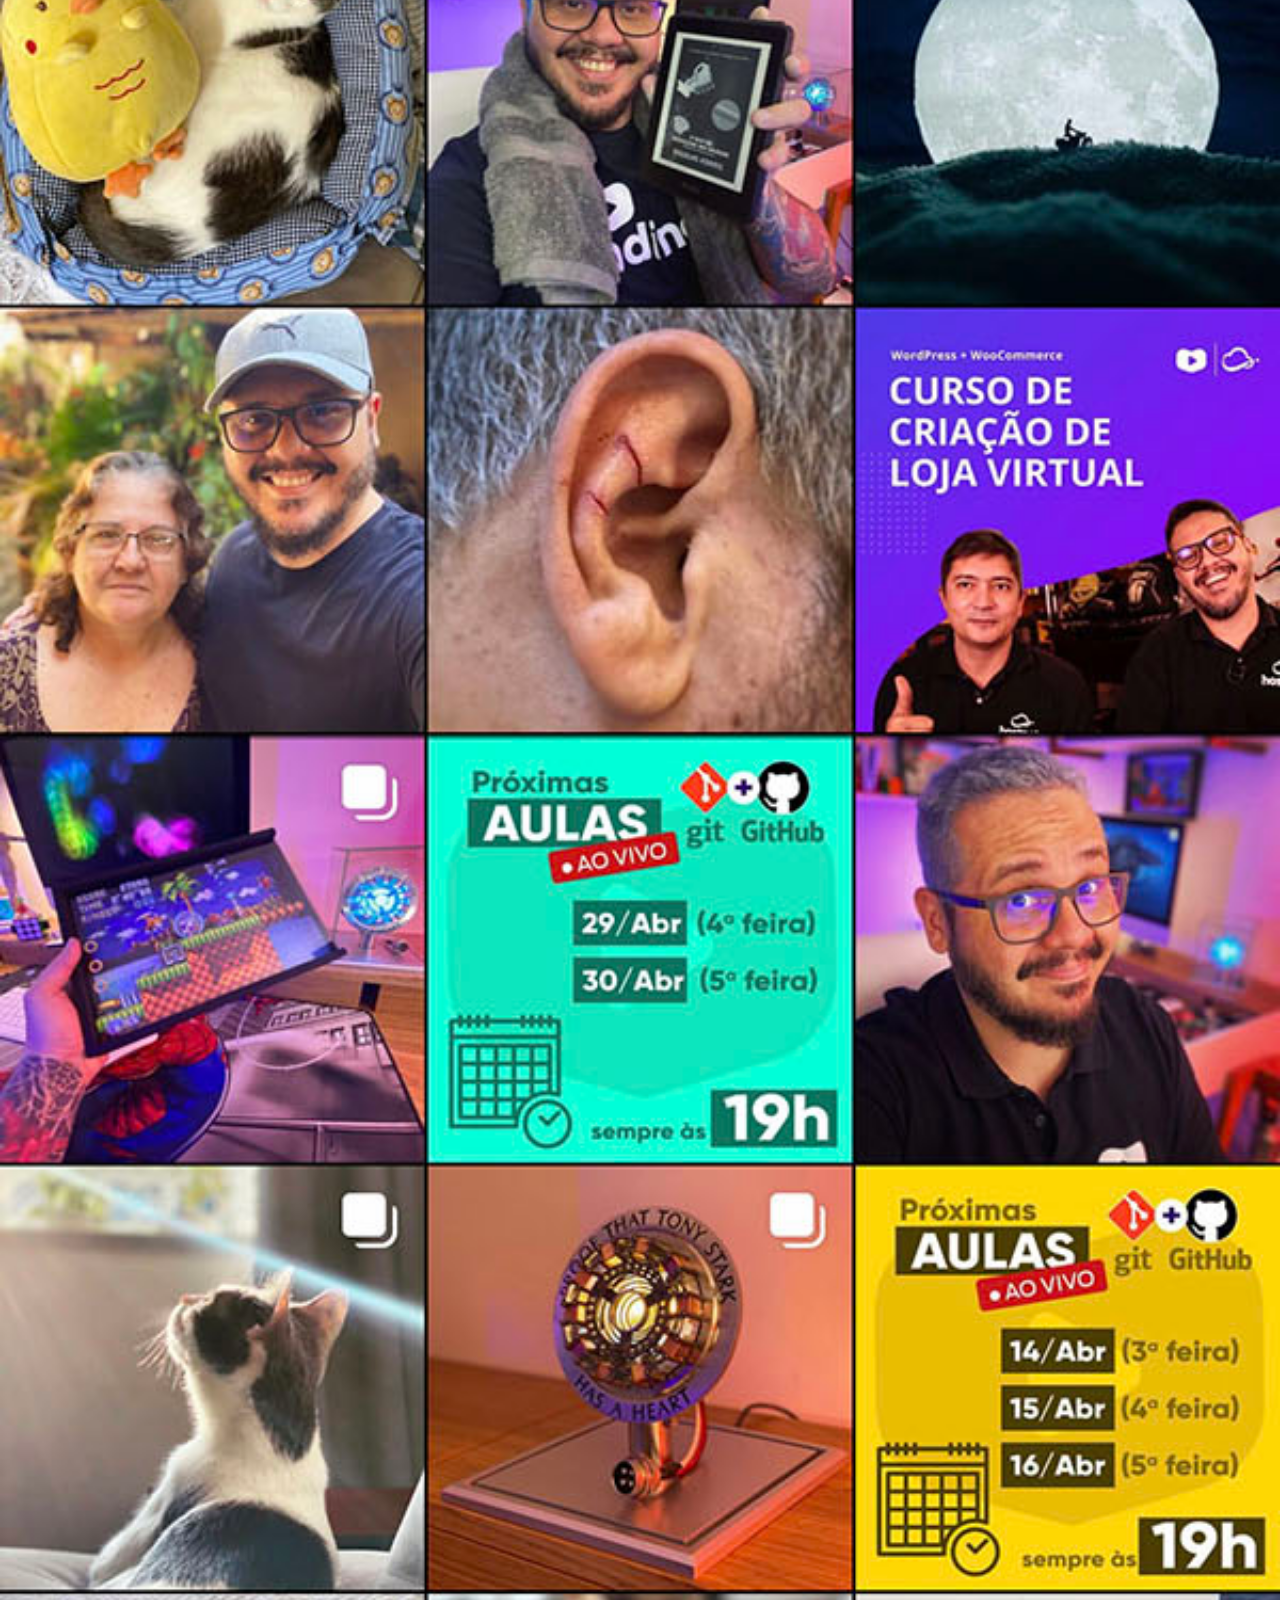
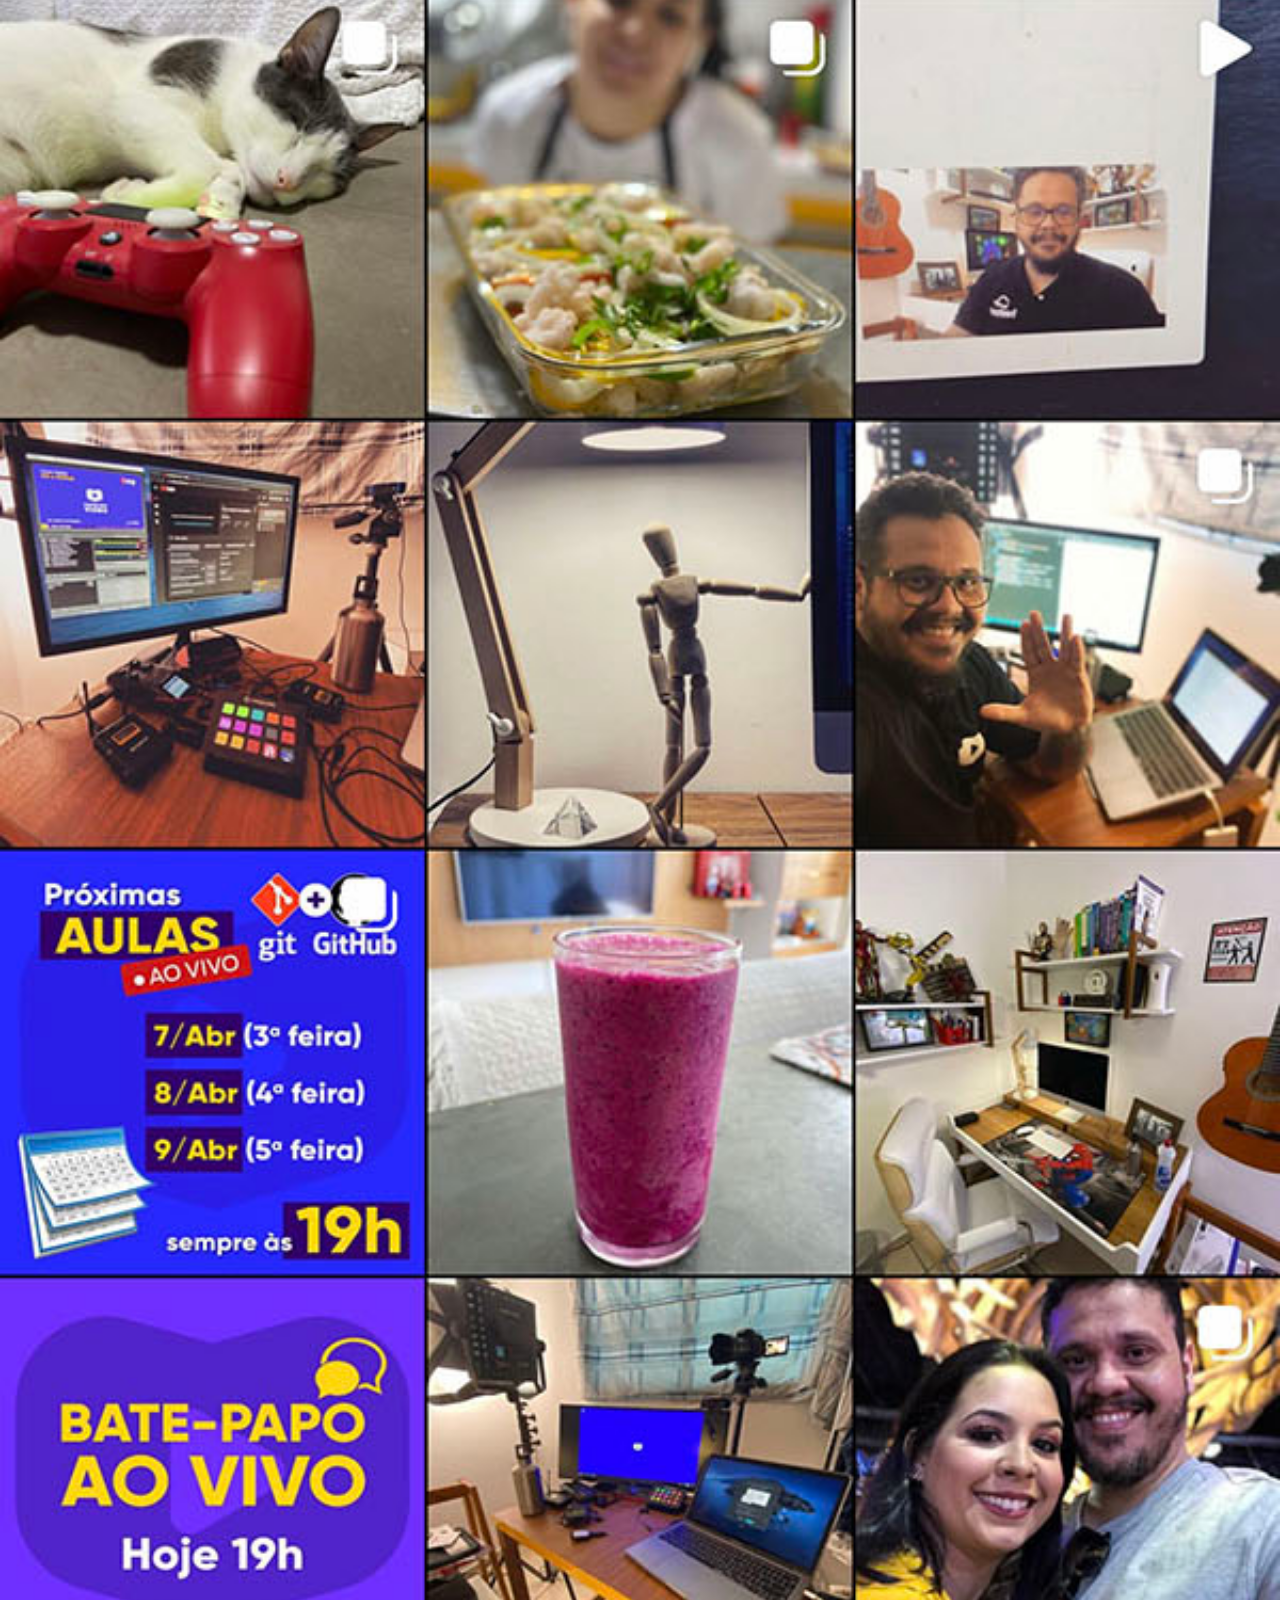
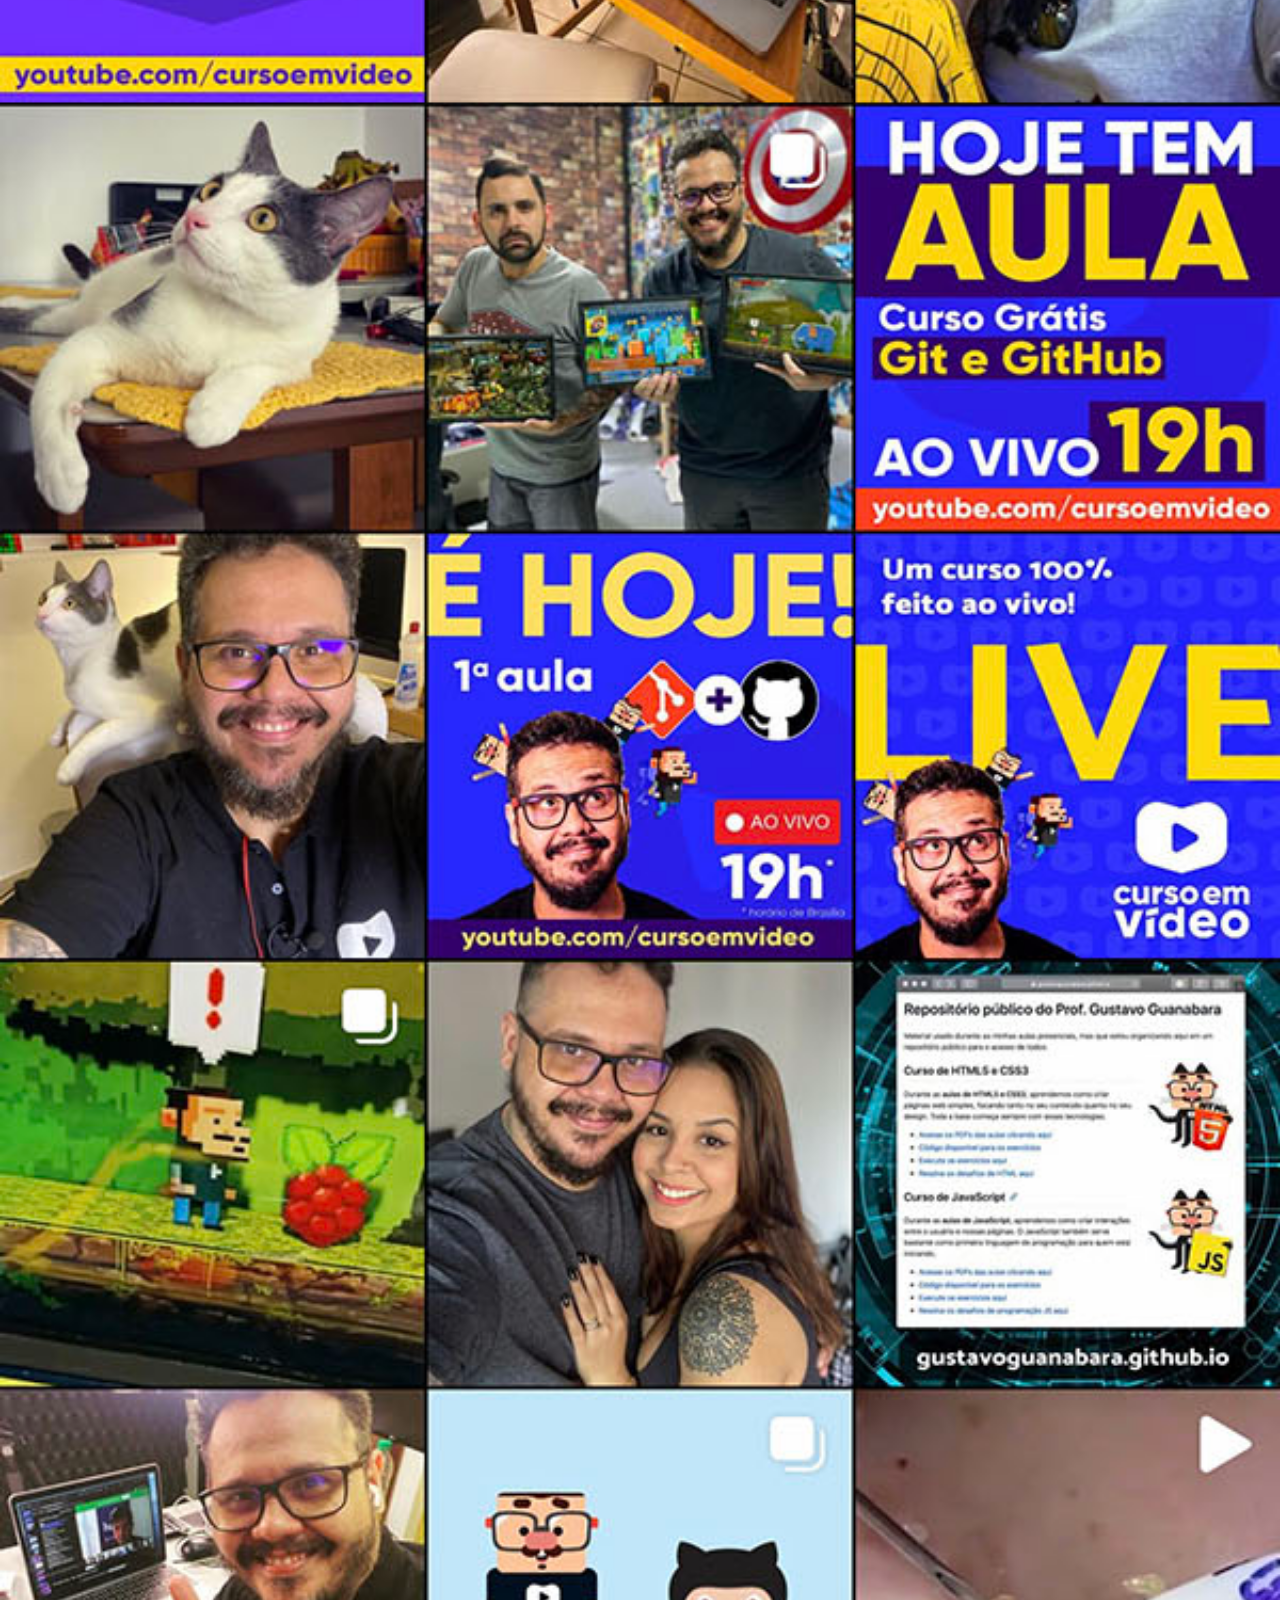
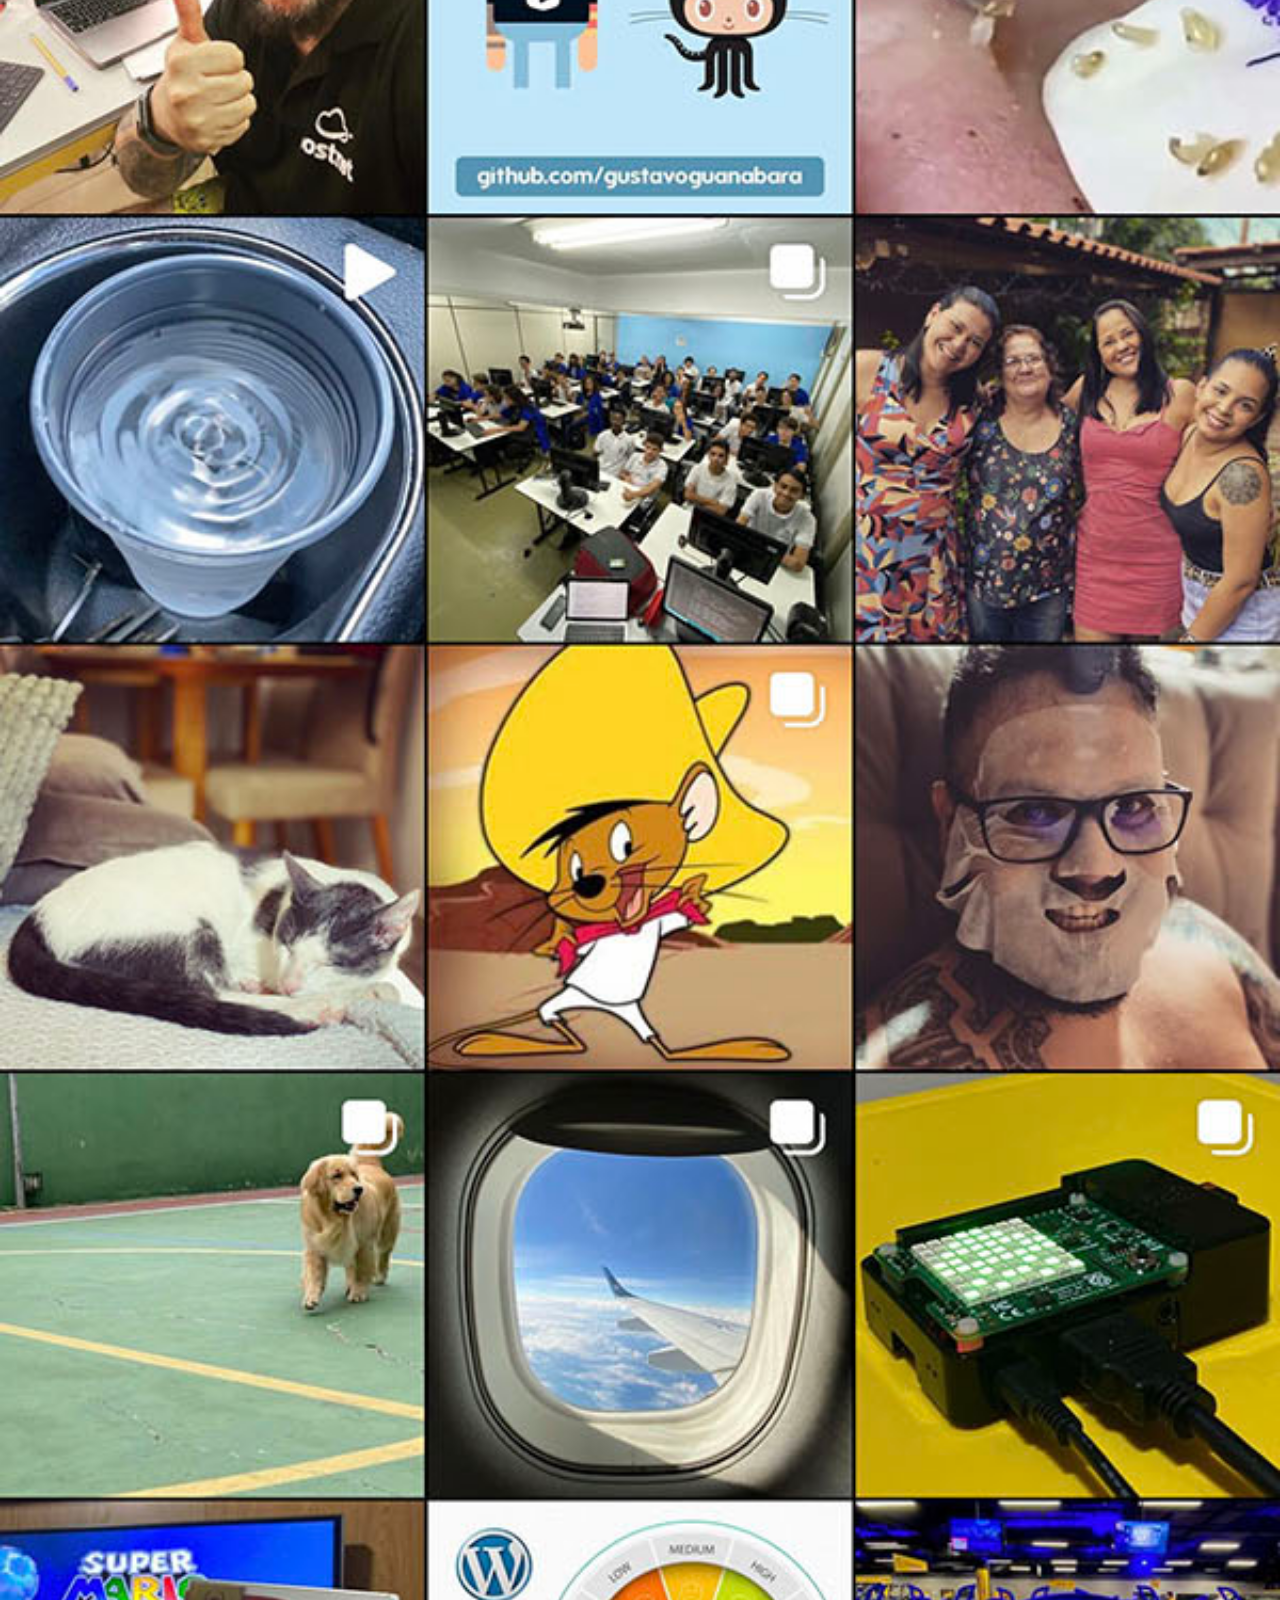
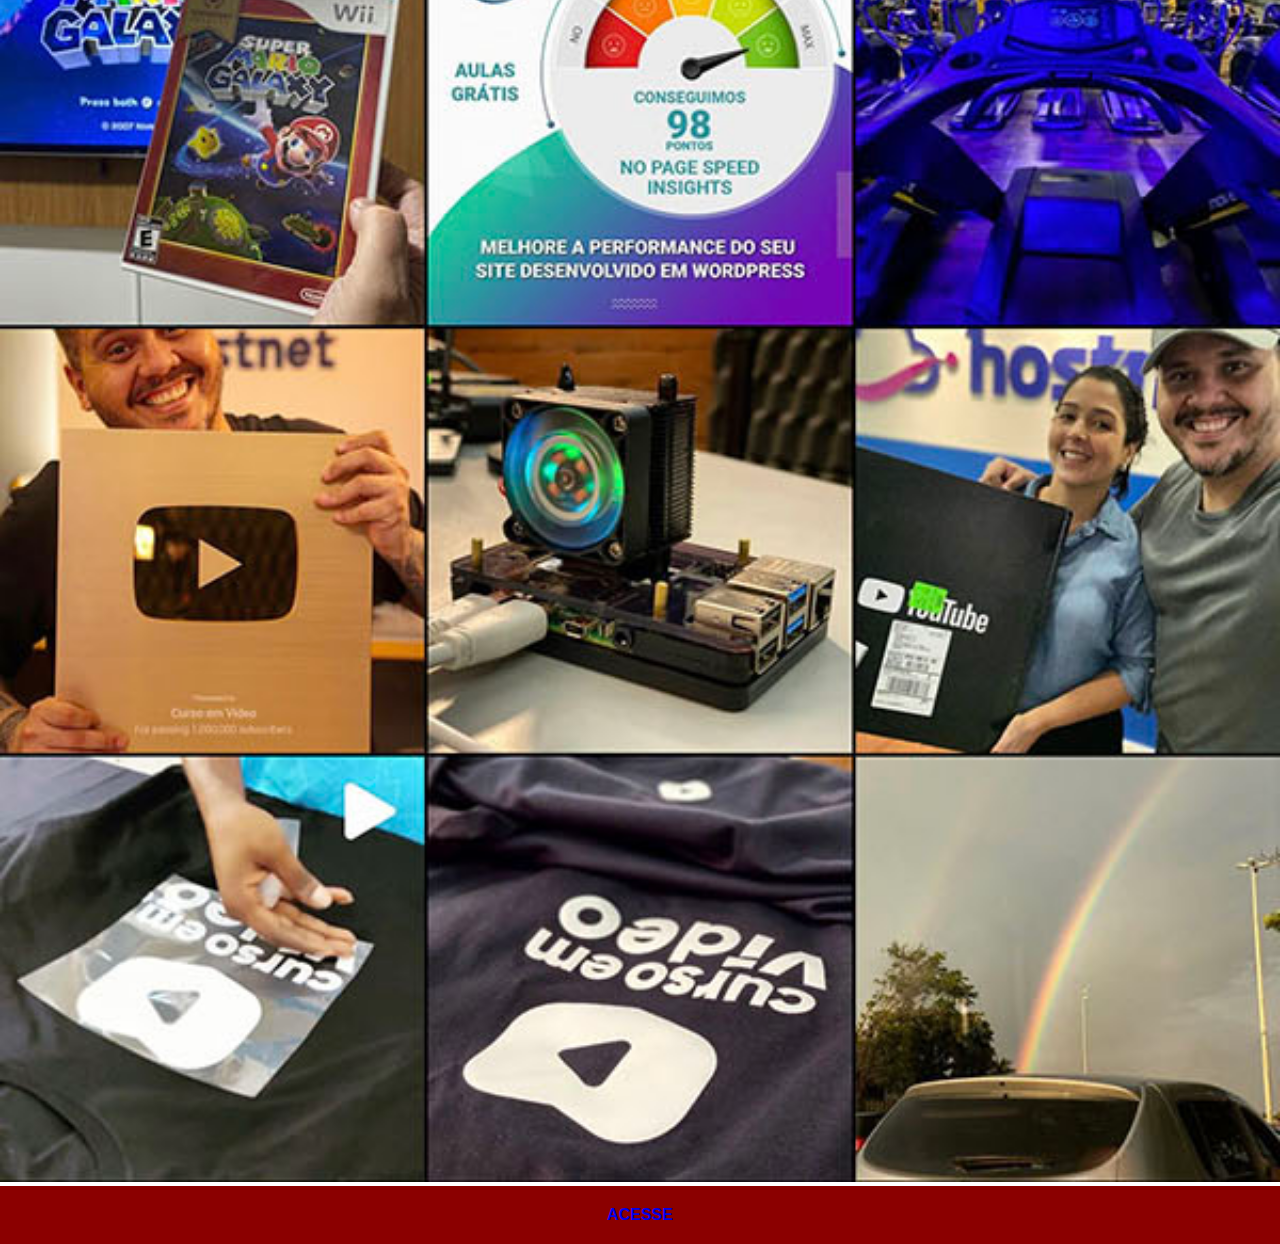
<file: instagram.html>
<!DOCTYPE html>
<html lang="pt-br">
<head>
    <meta charset="UTF-8">
    <meta name="viewport" content="width=device-width, initial-scale=1.0">
    <title>Instagram</title>
    <link rel="stylesheet" href="estilos/social.css">
</head>
<body>
    <img src="imagens/tela-instagram.jpg" alt="">
    <a href="https://www.instagram.com/matheusaugusto_dev/" target="_blank">ACESSE</a>
</body>
</html>
</file>
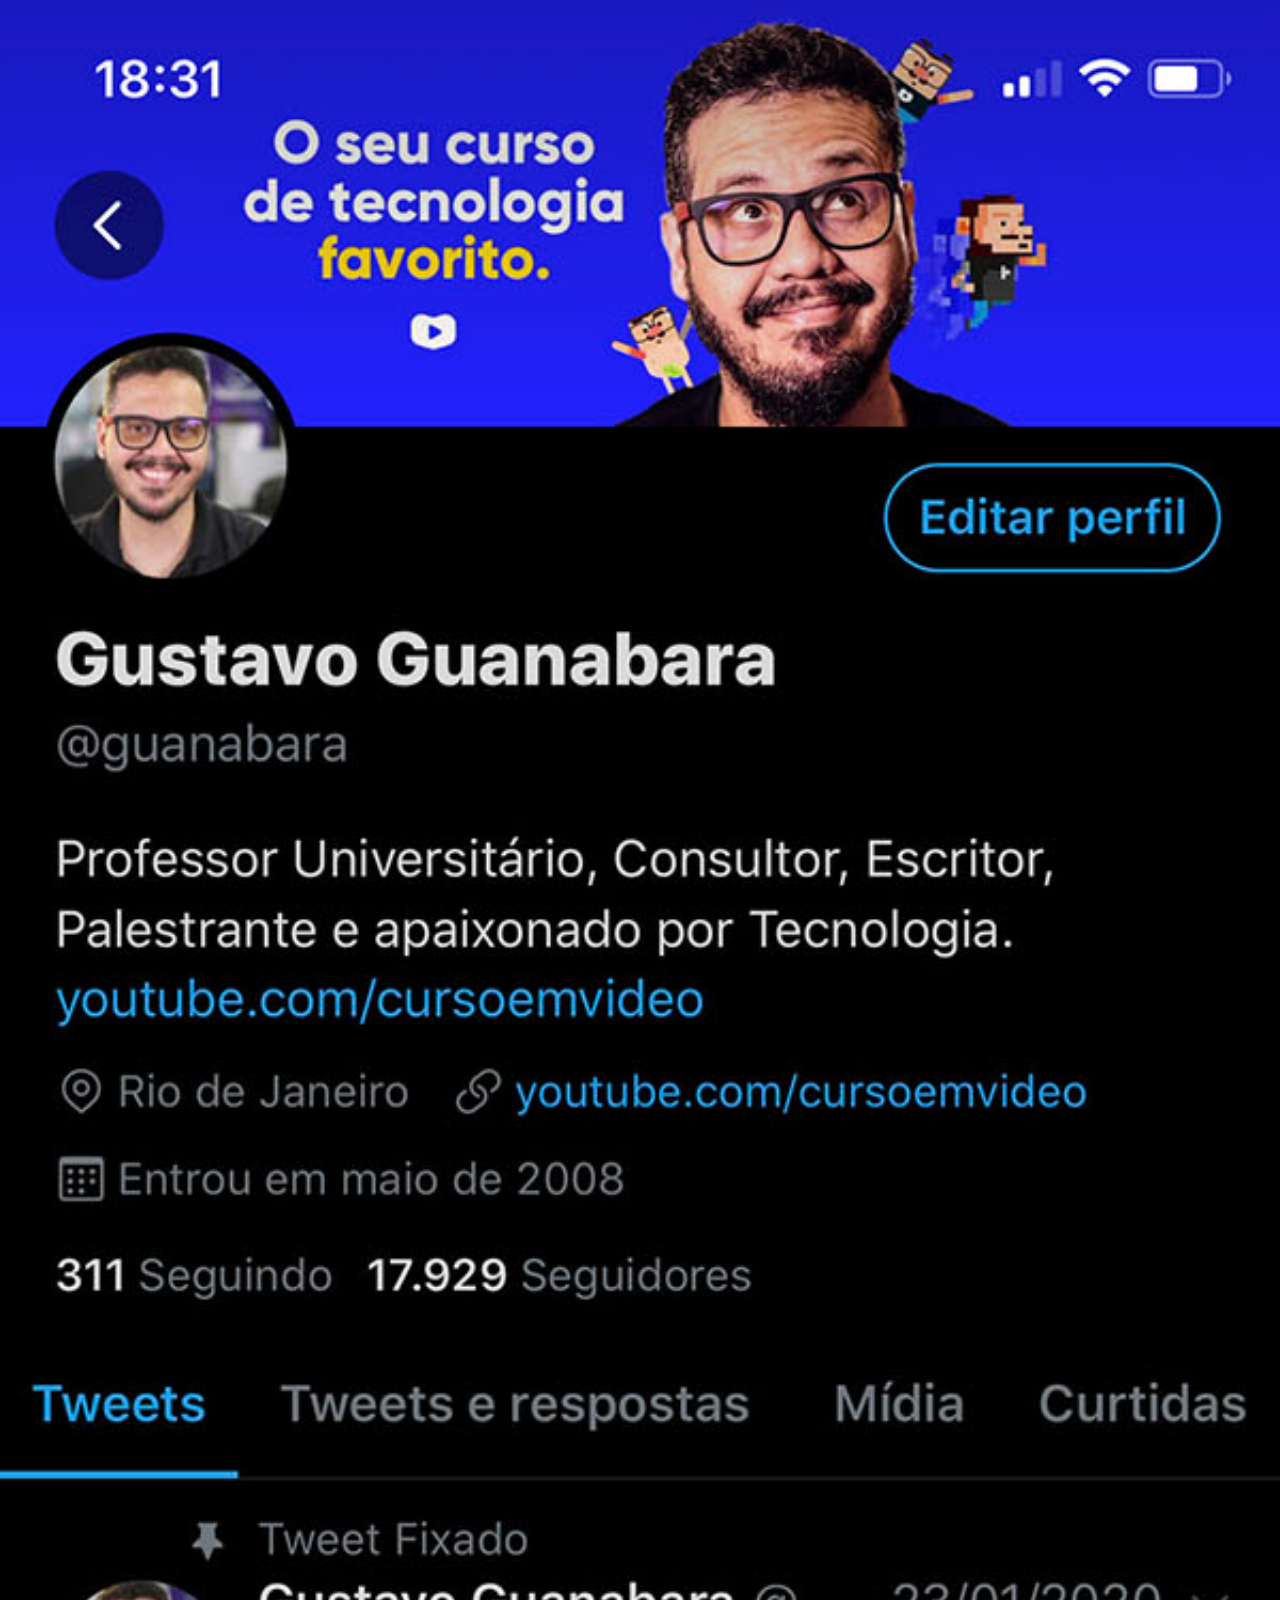
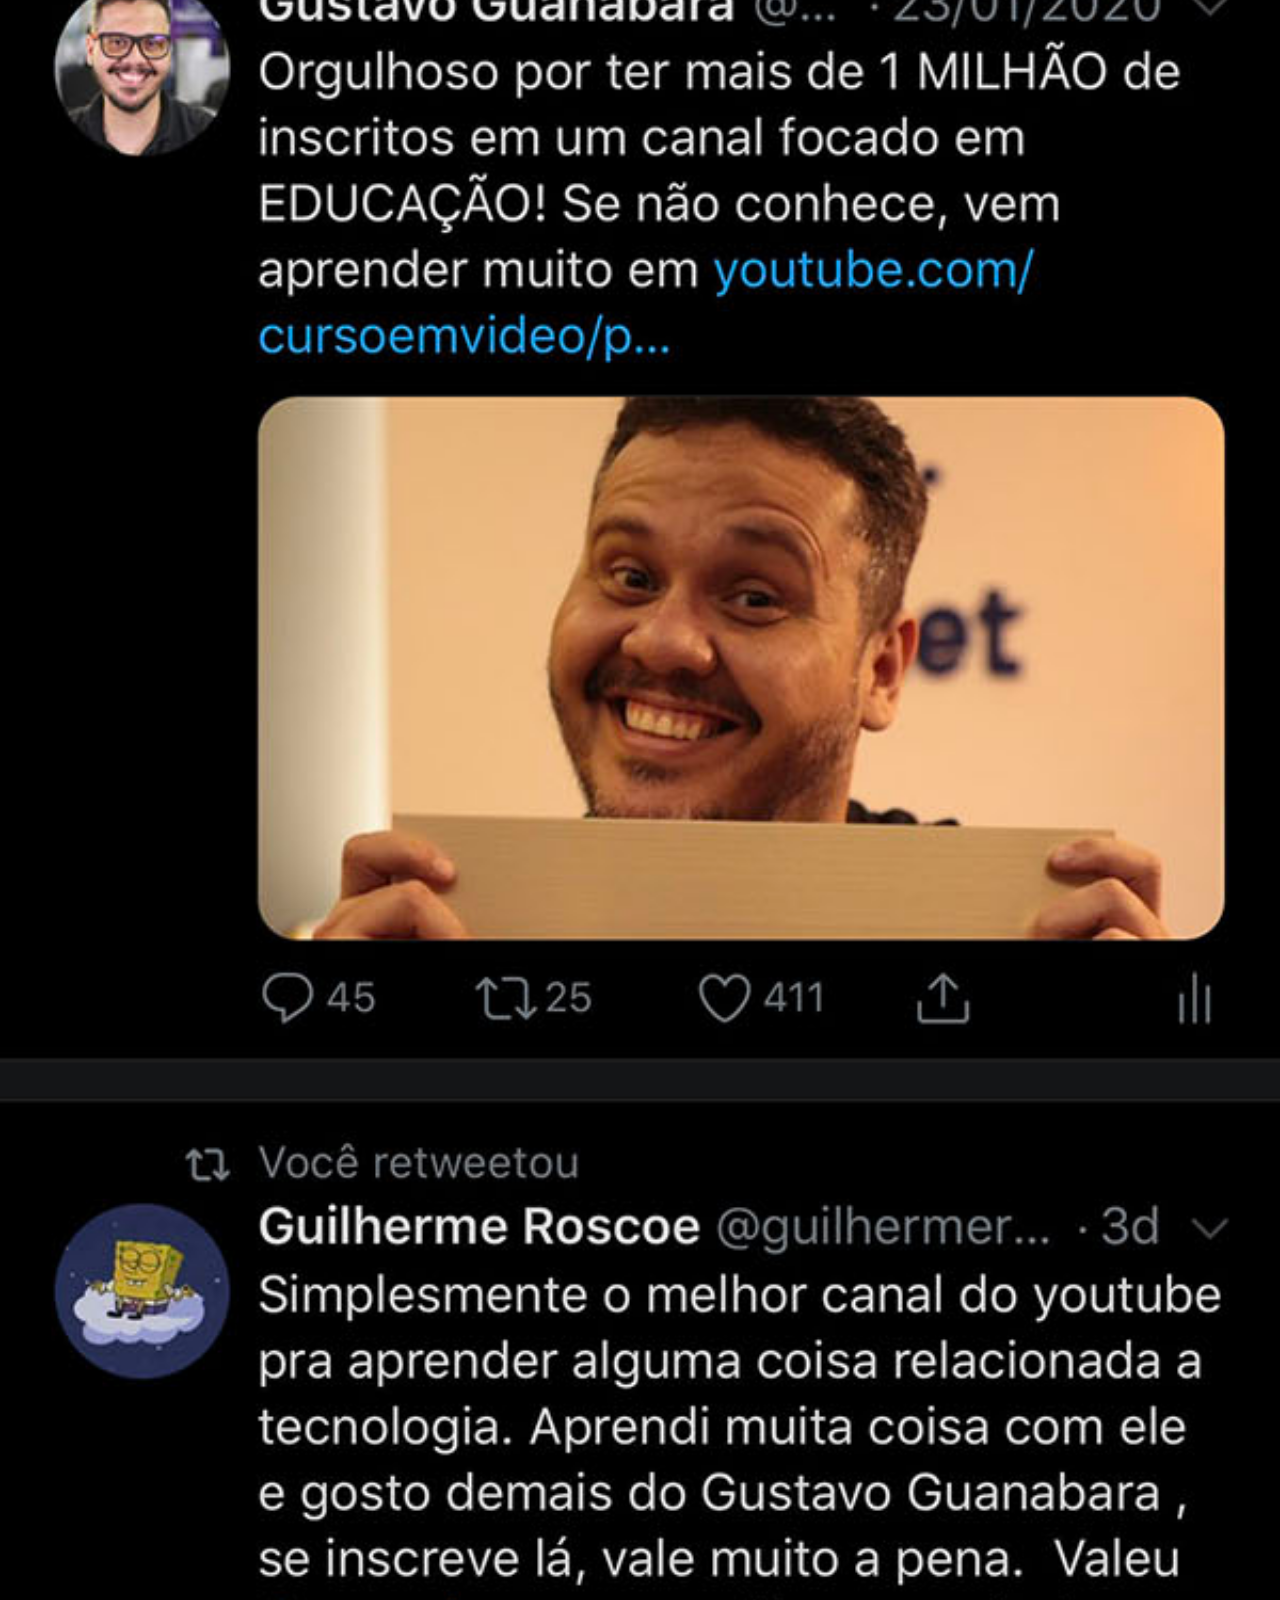
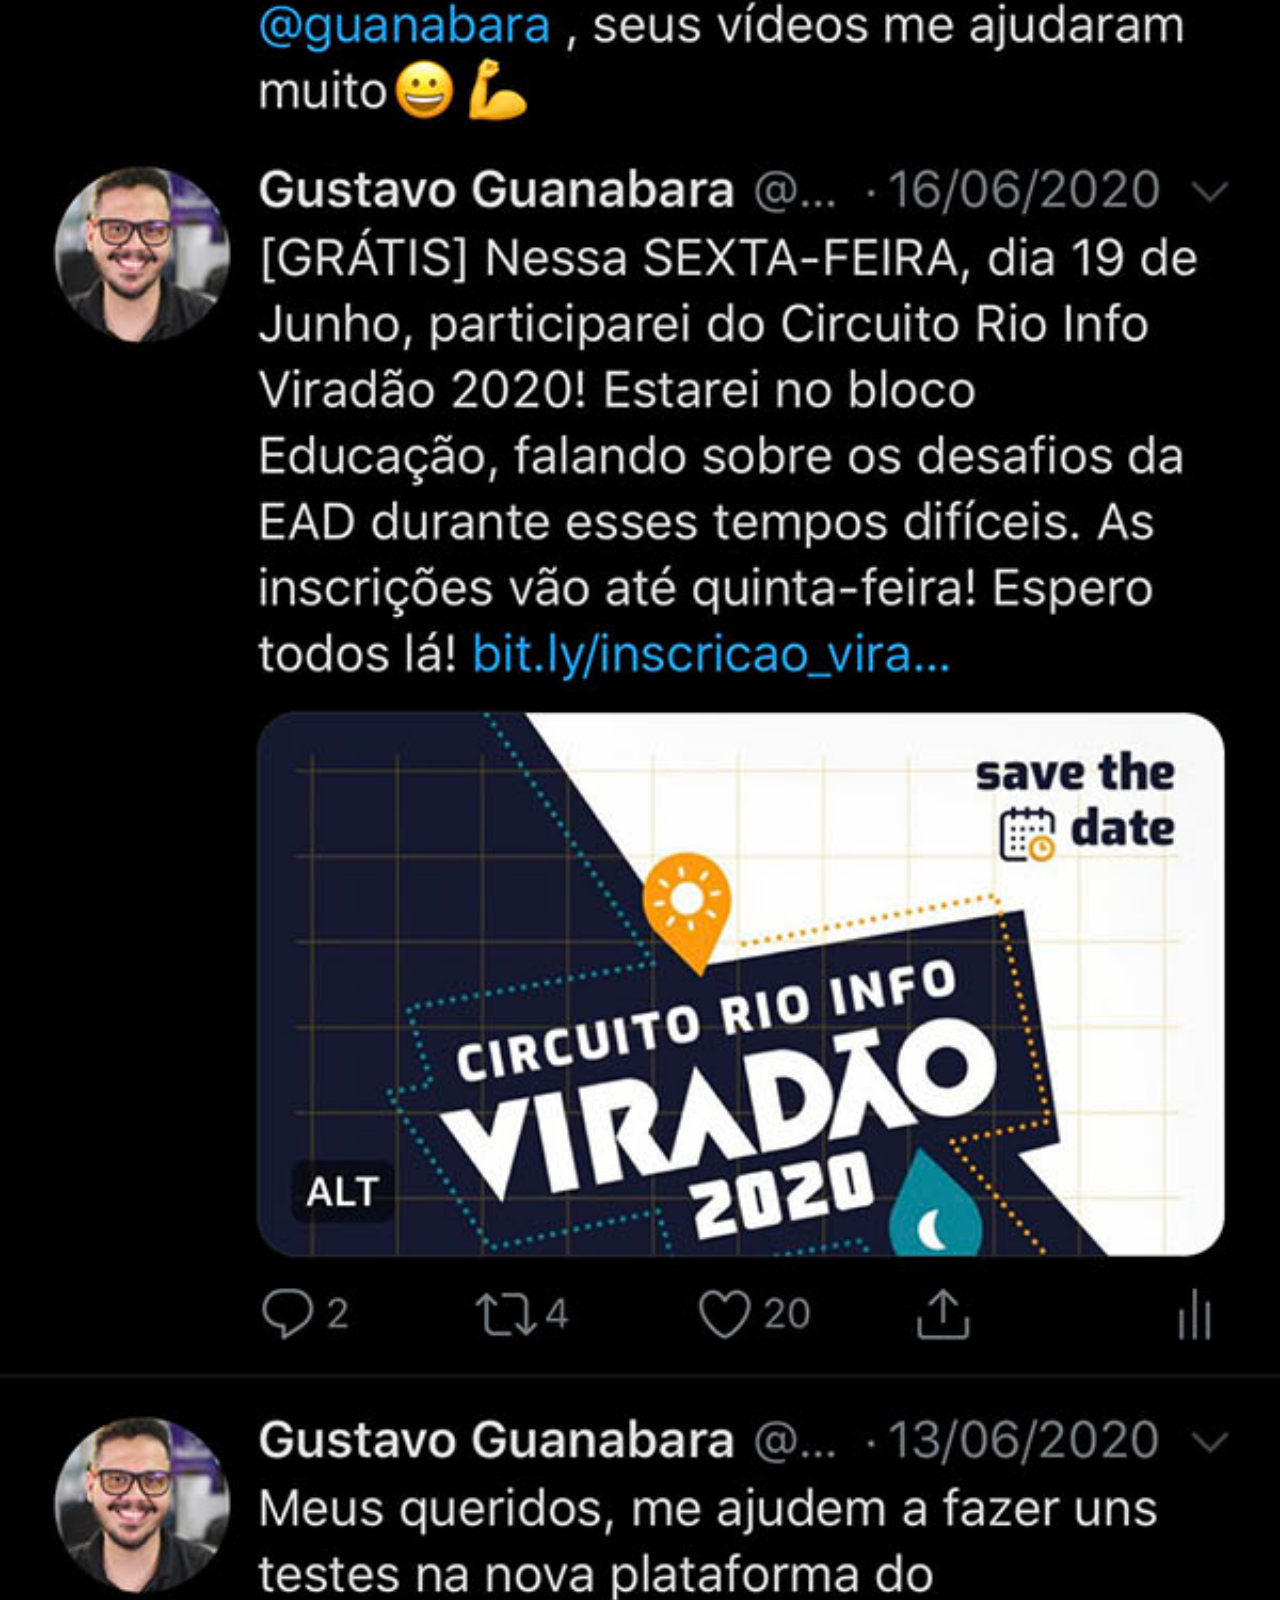
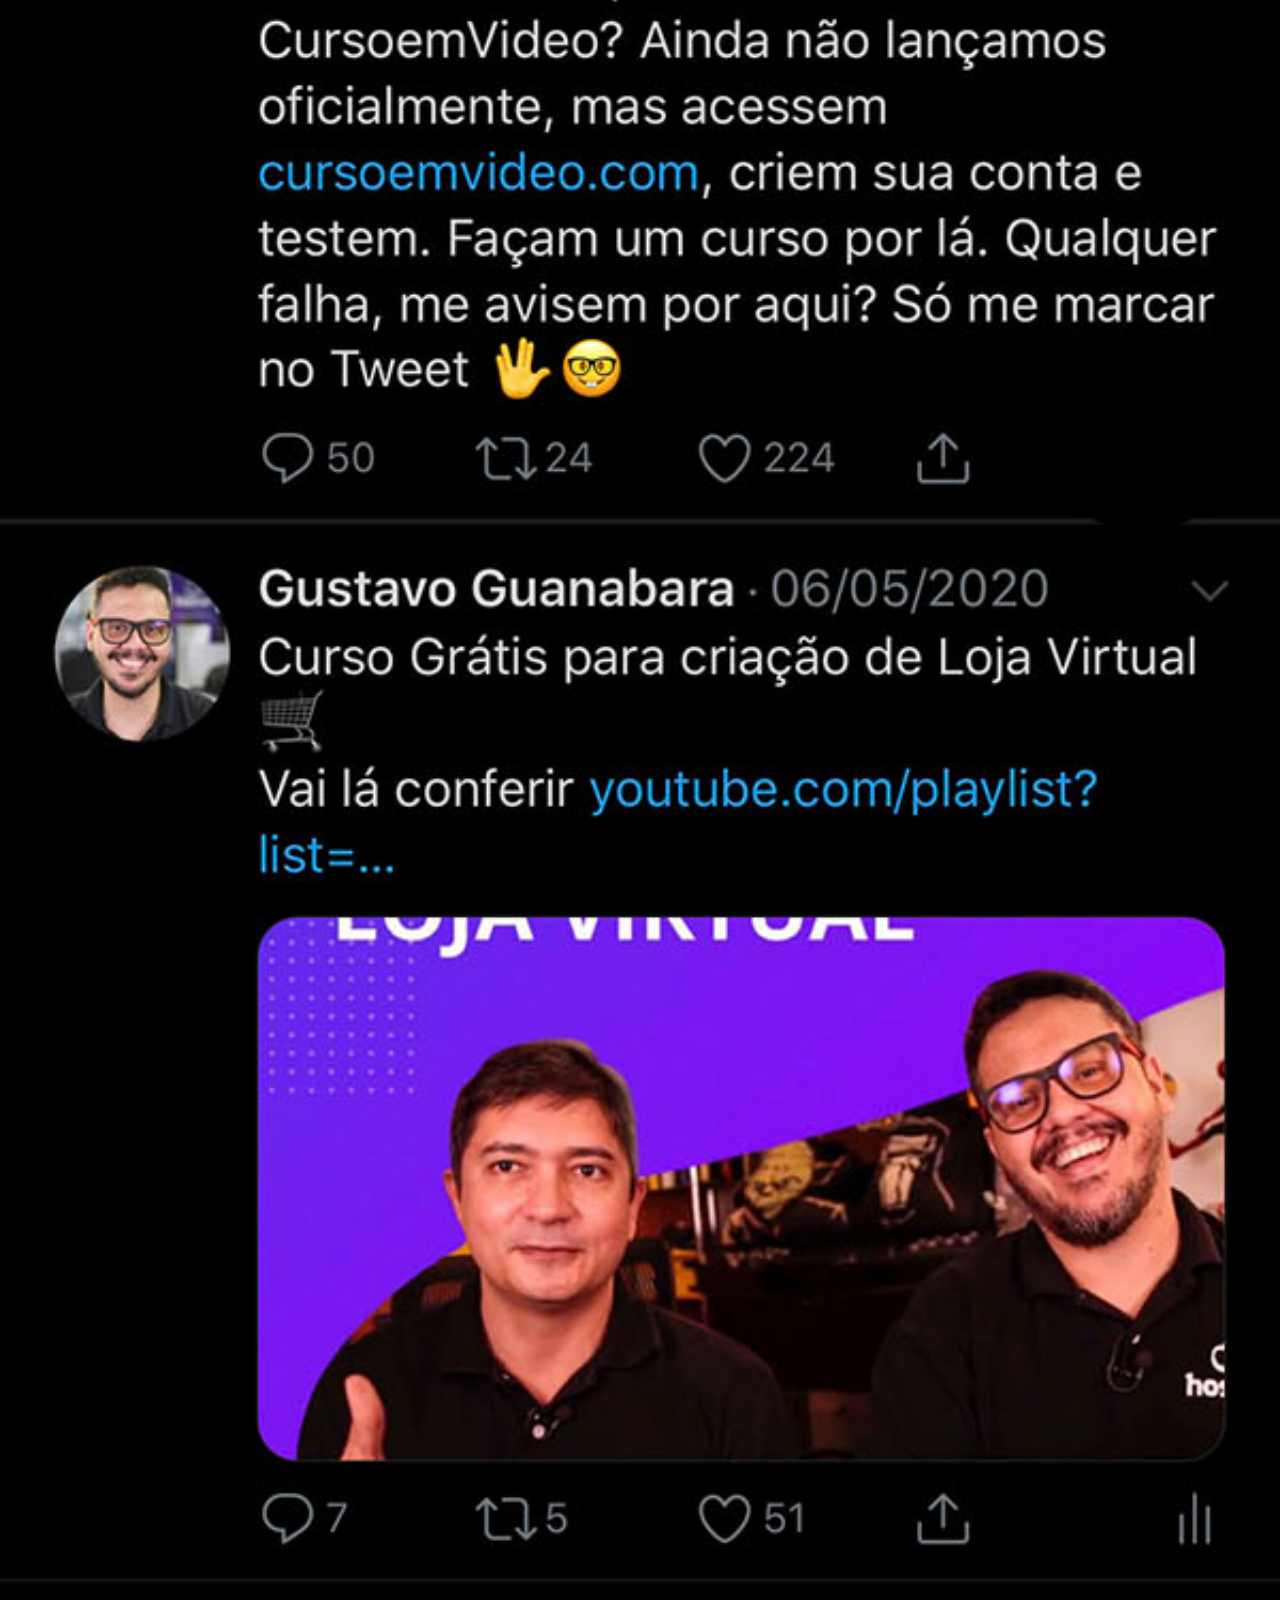
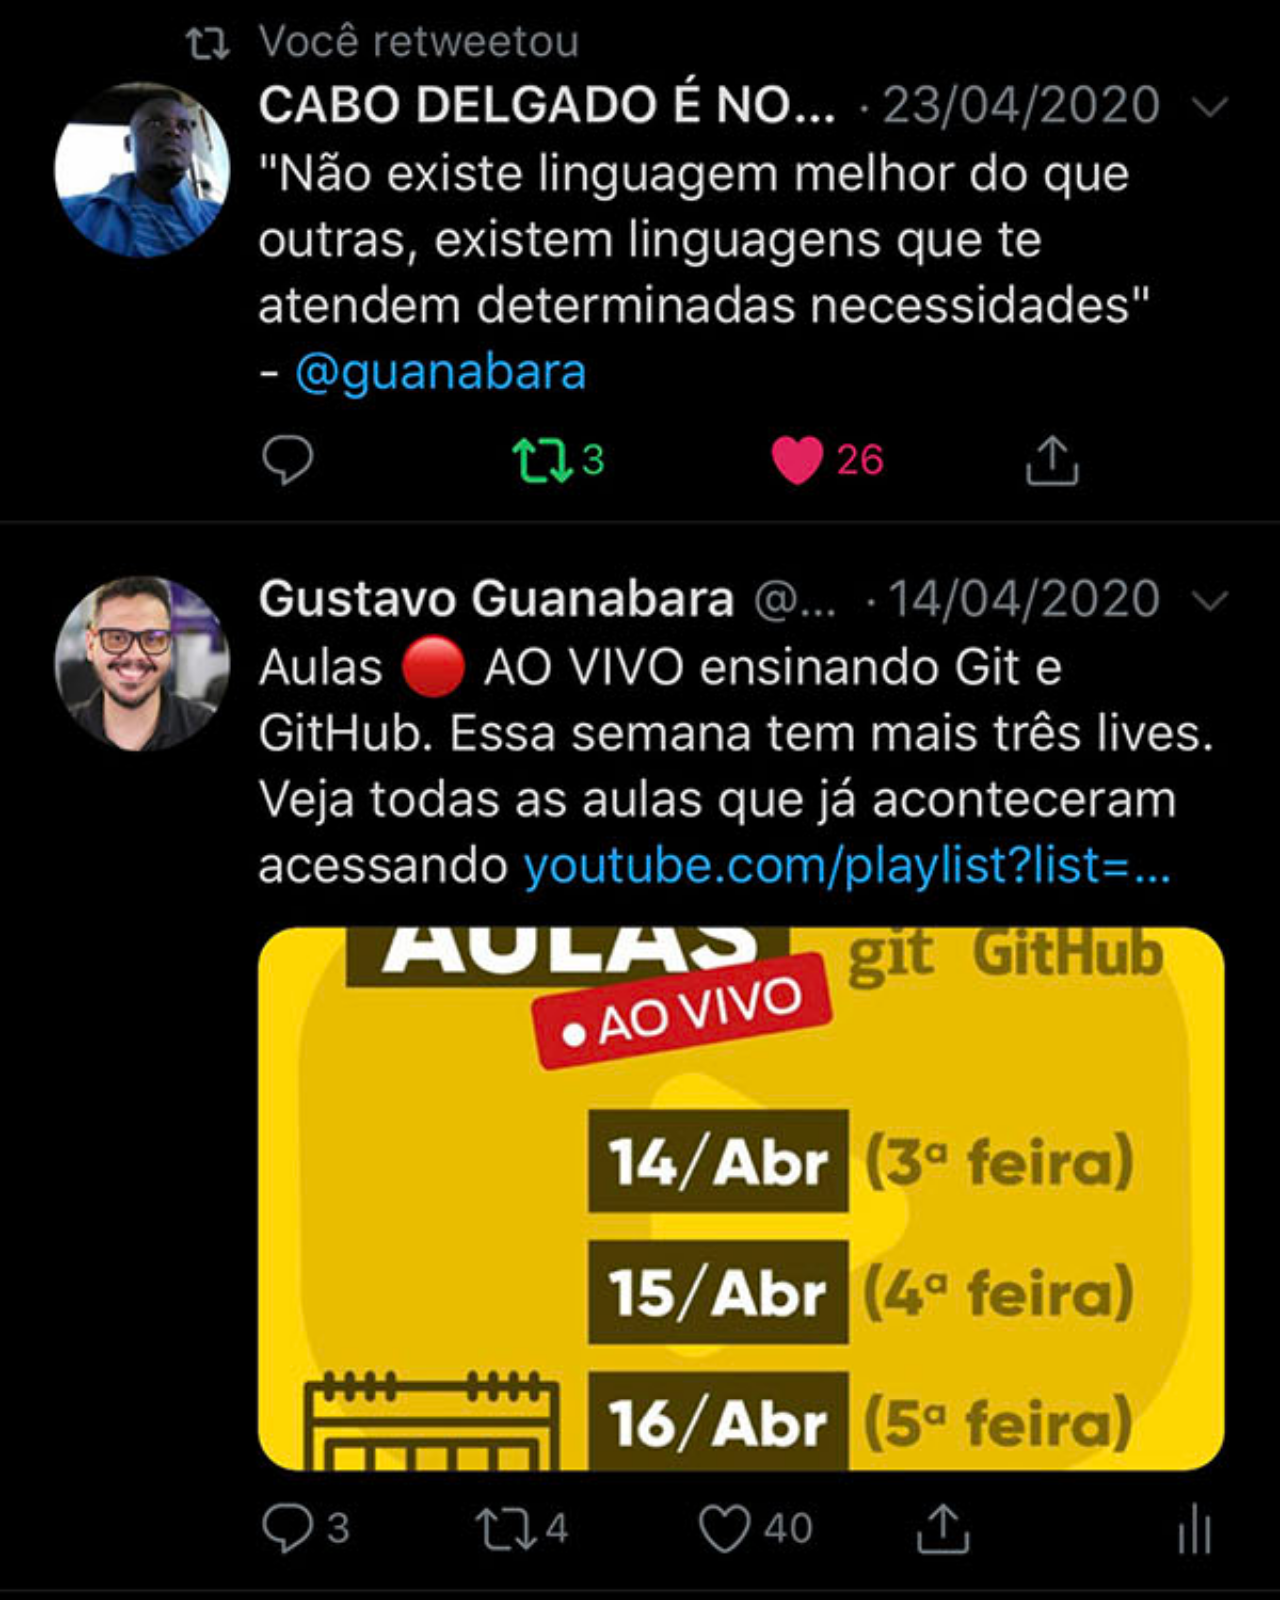
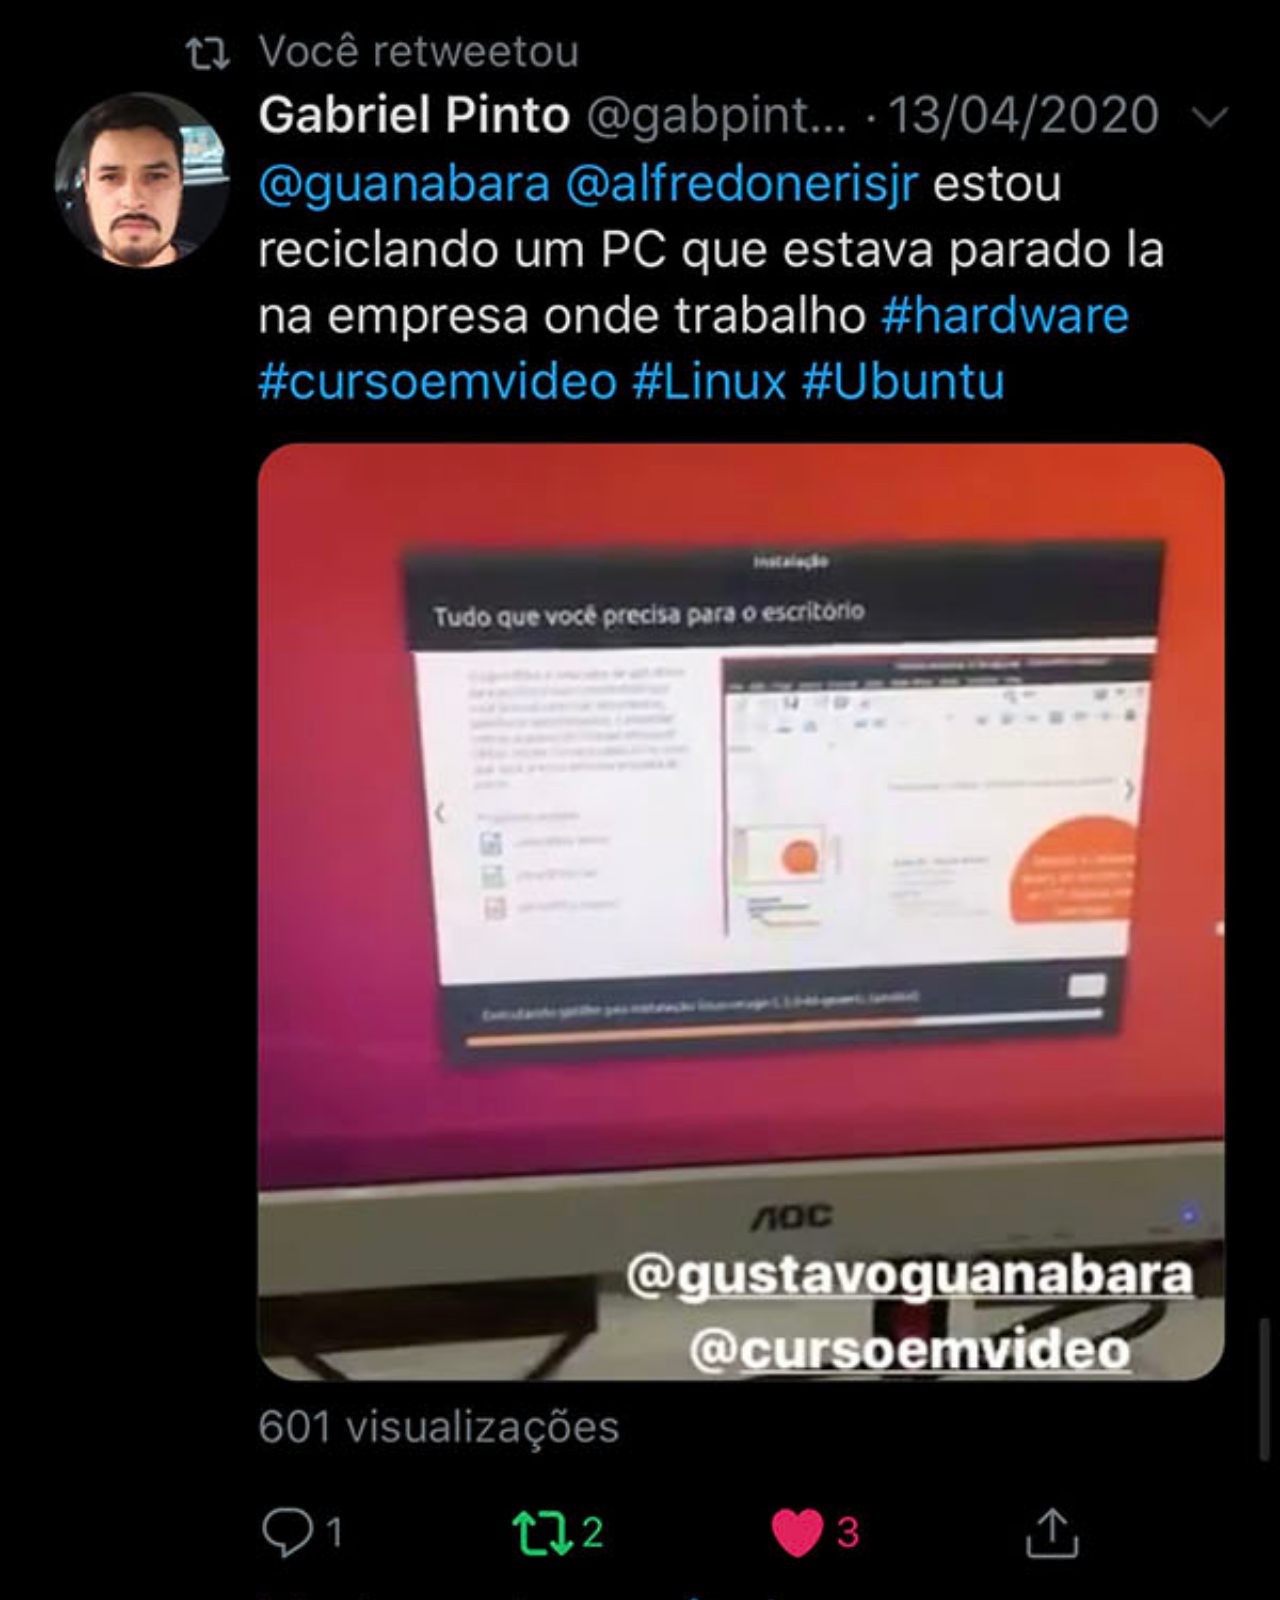
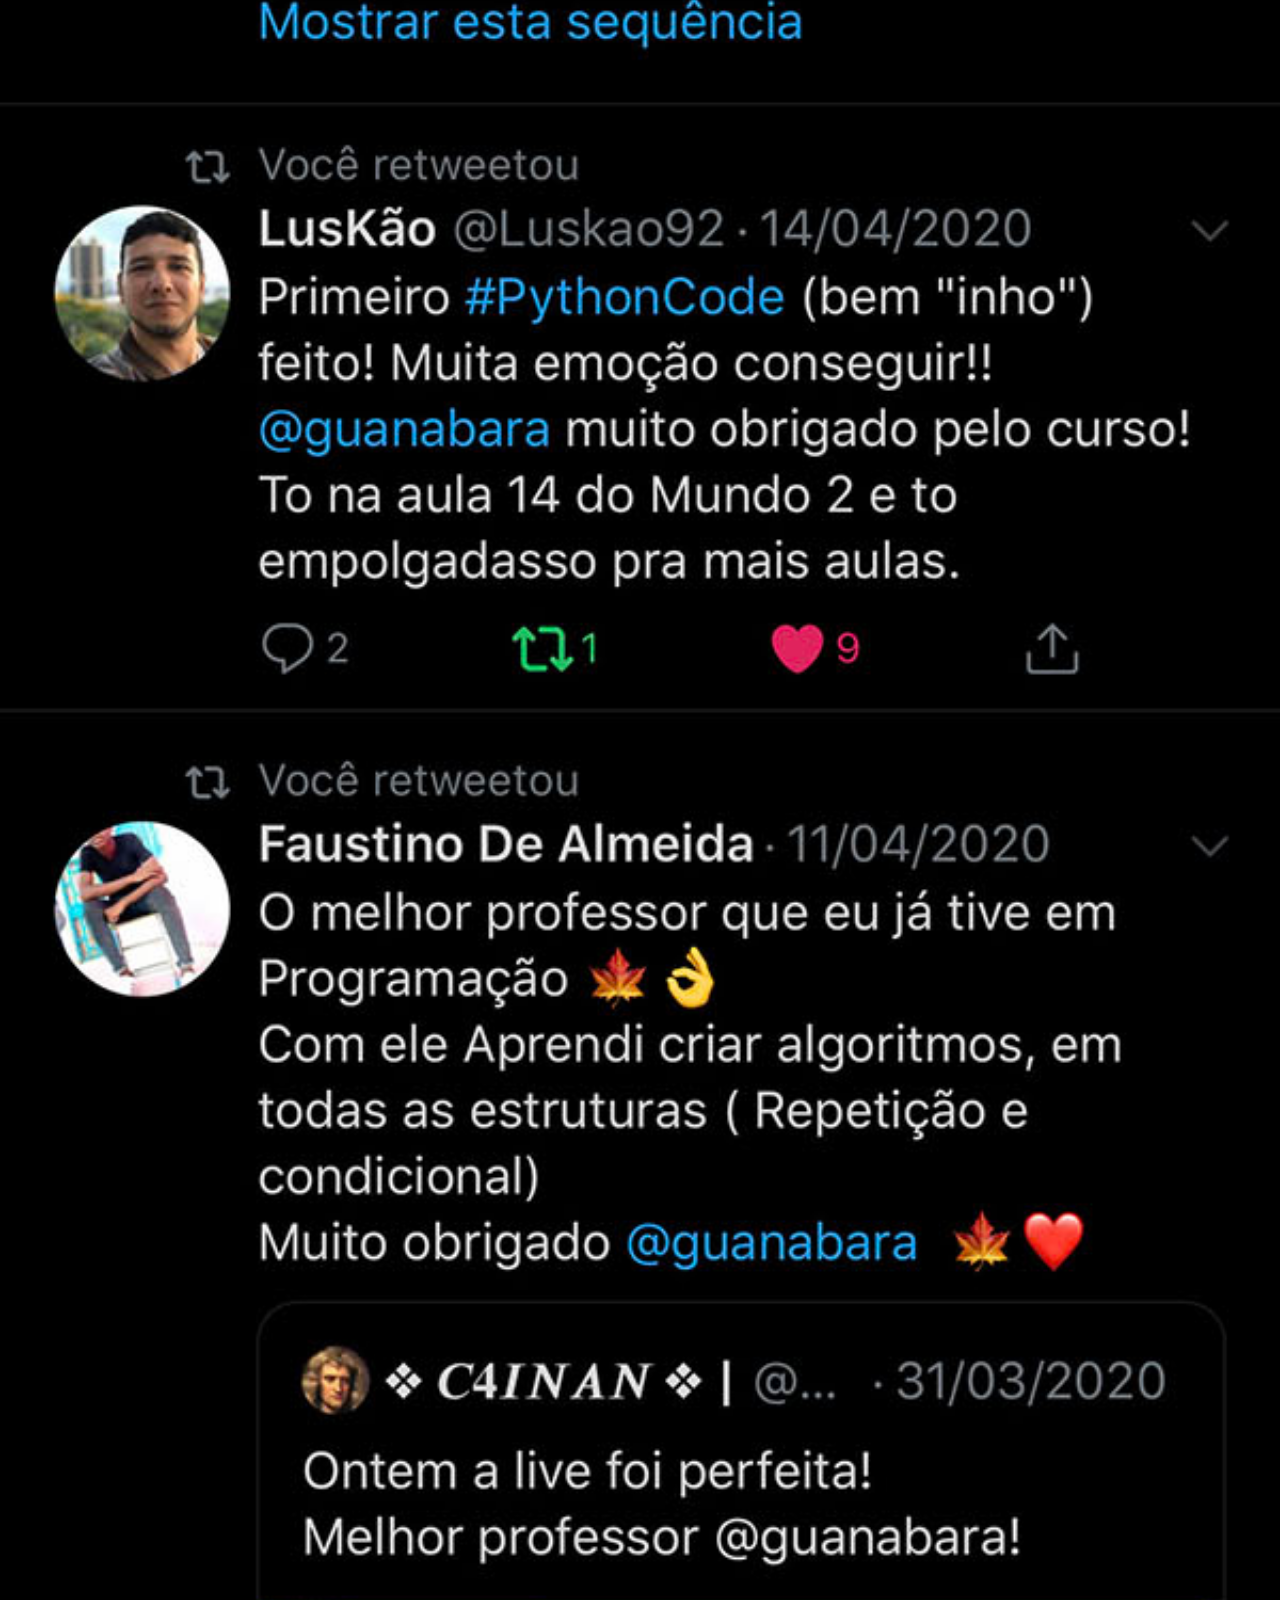
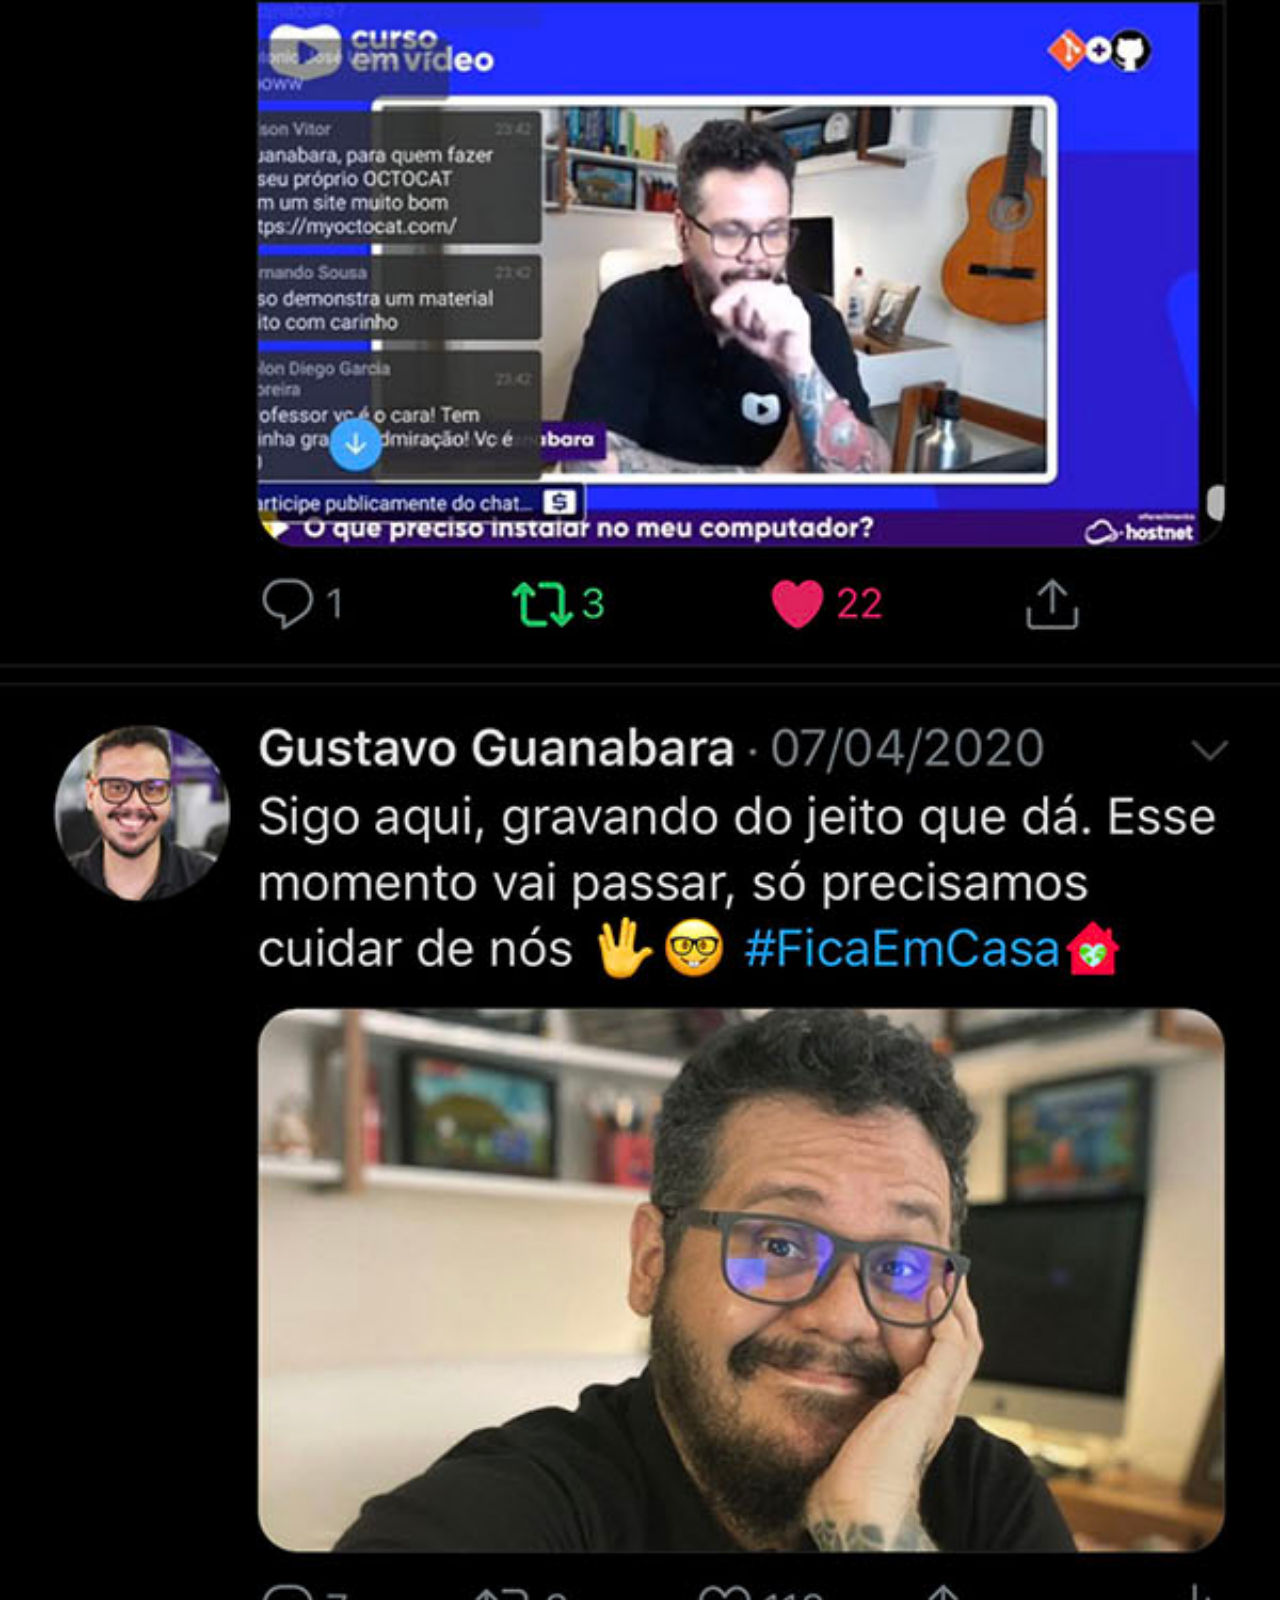
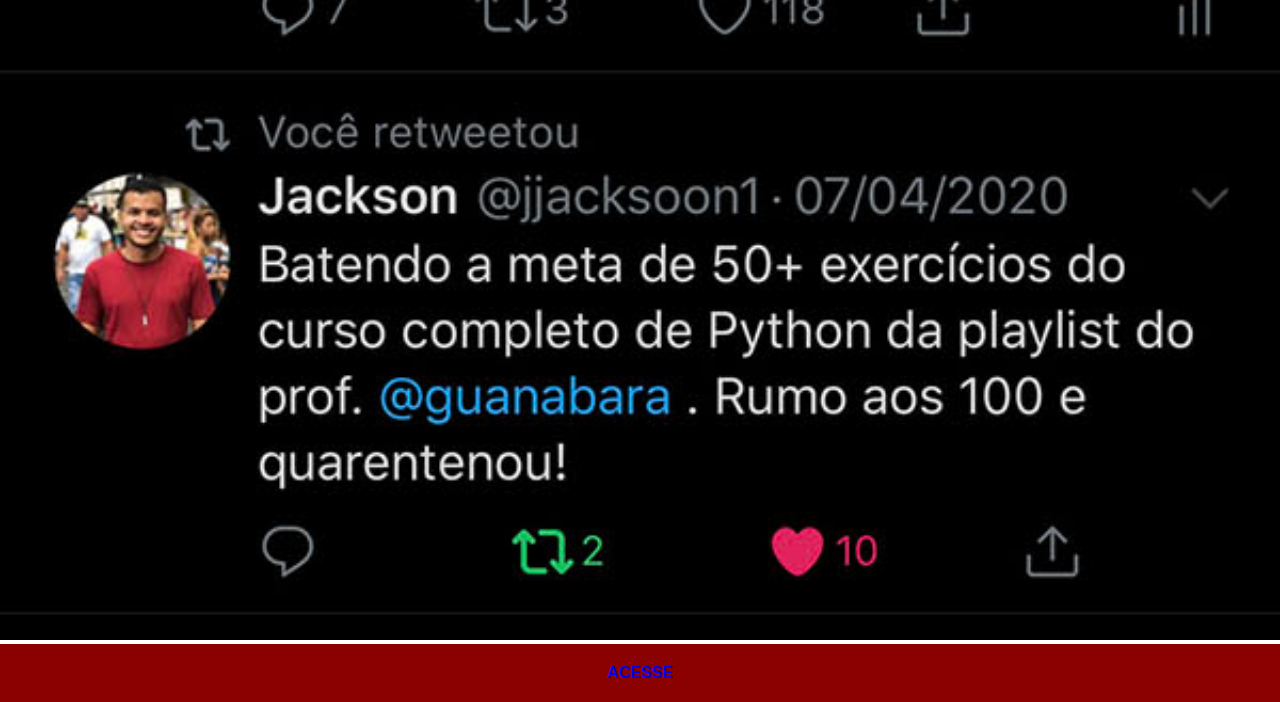
<file: twitter.html>
<!DOCTYPE html>
<html lang="pt-br">
<head>
    <meta charset="UTF-8">
    <meta name="viewport" content="width=device-width, initial-scale=1.0">
    <title>Twitter</title>
    <link rel="stylesheet" href="estilos/social.css">
</head>
<body>
    <img src="imagens/tela-twitter.jpg" alt="">
    <a href="https://x.com/MCZetsuNegro" target="_blank">ACESSE</a>
</body>
</html>
</file>
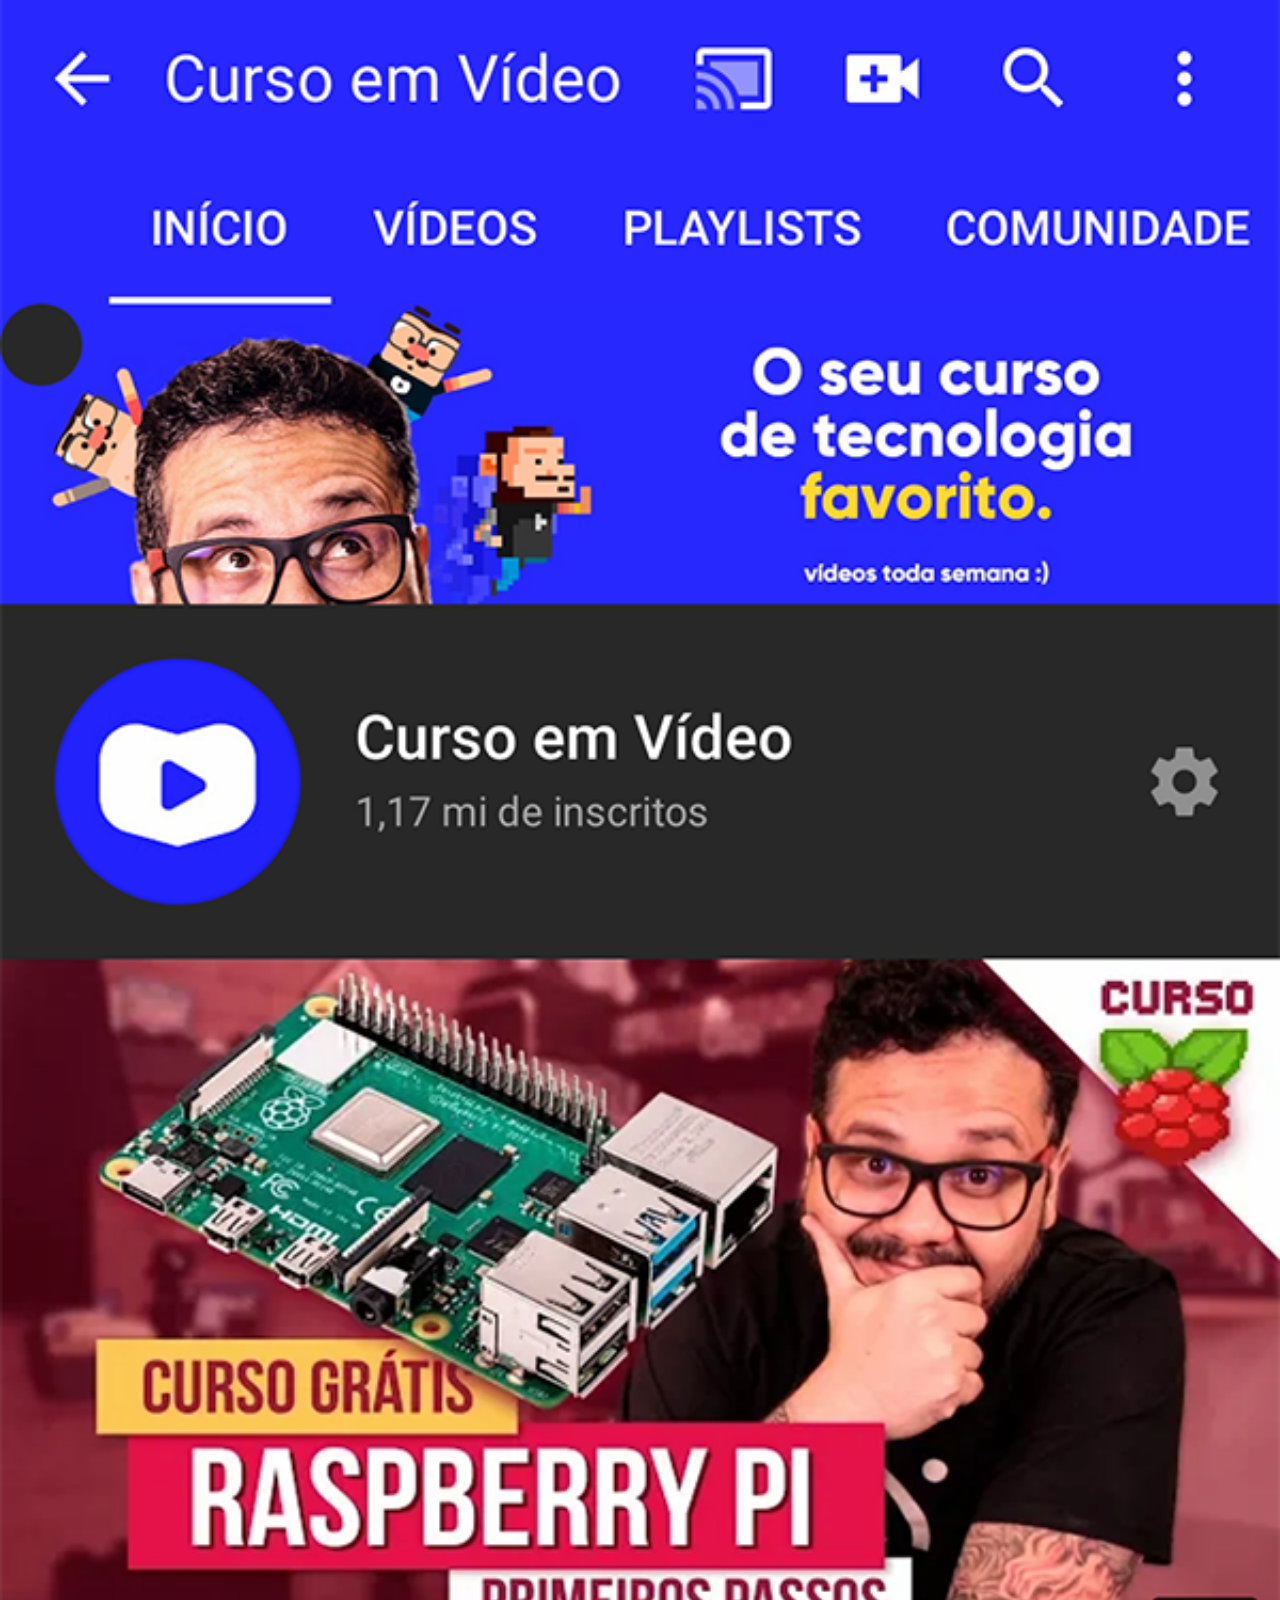
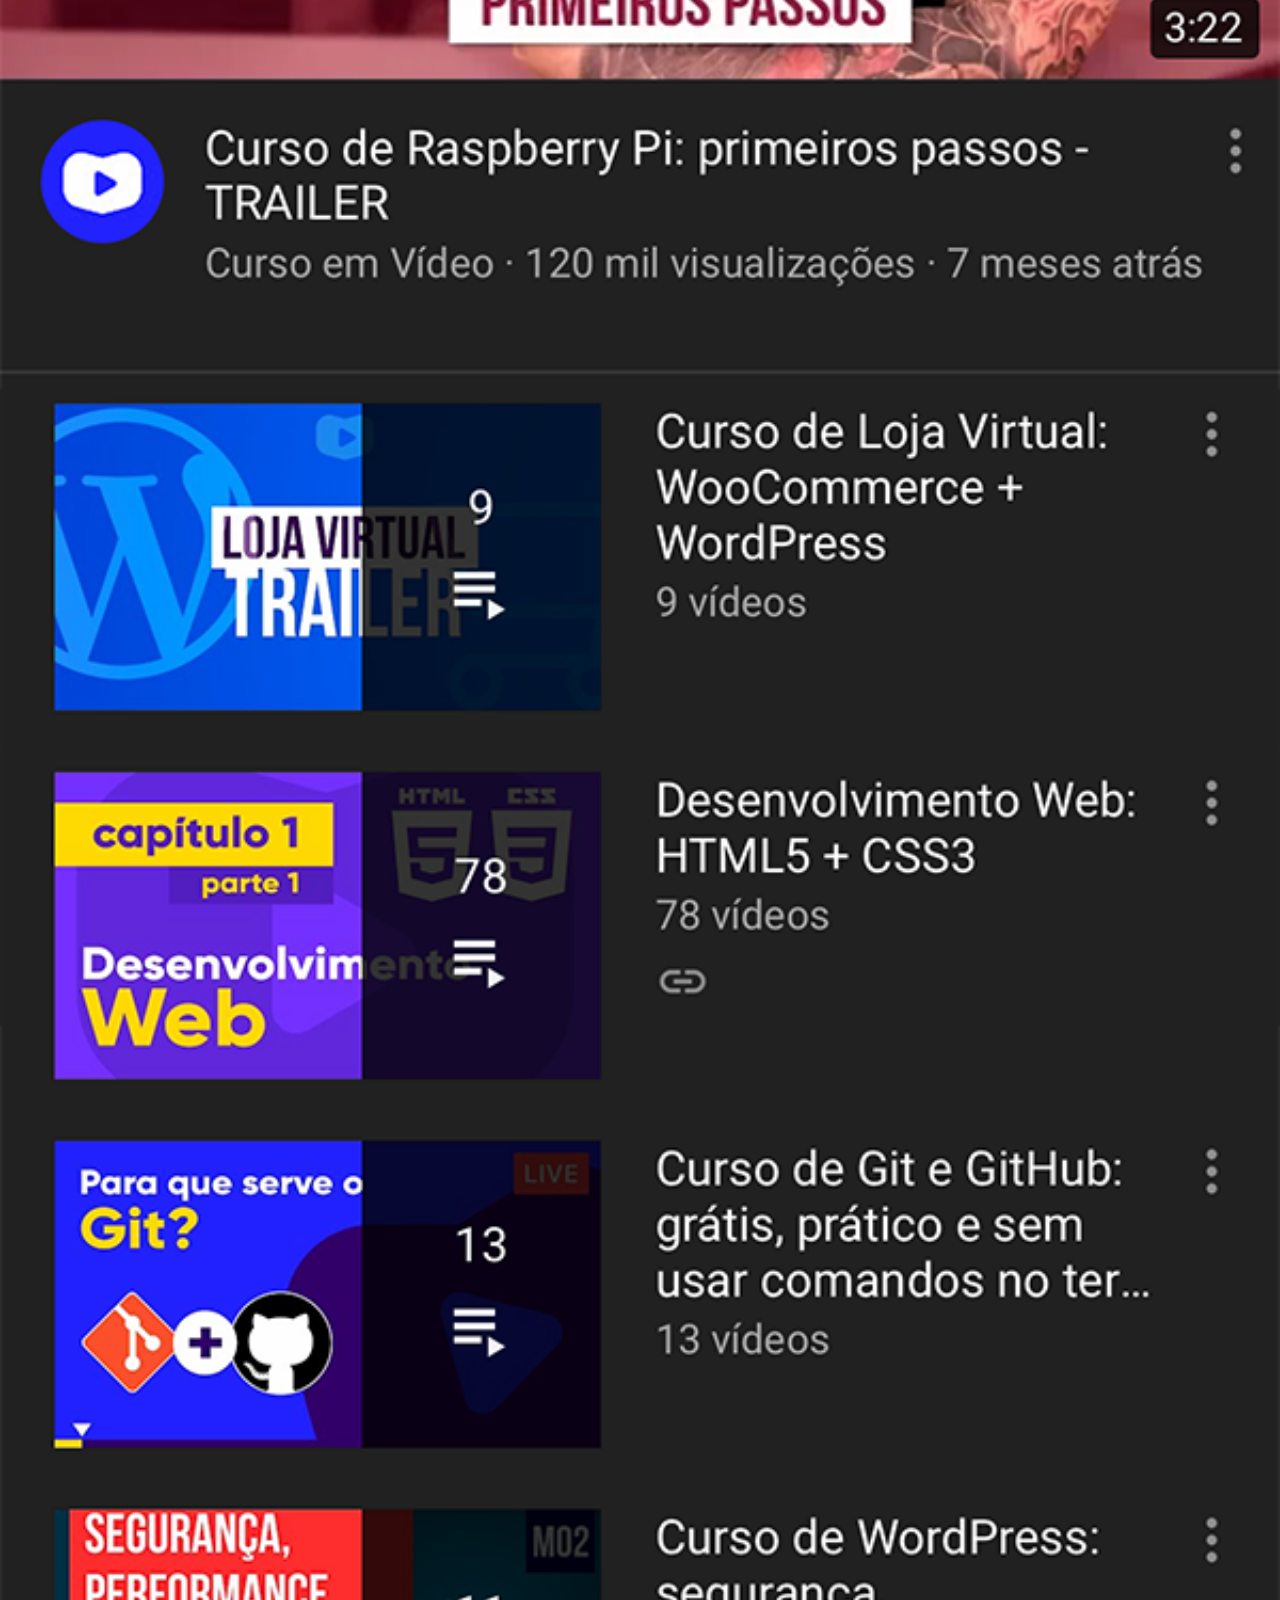
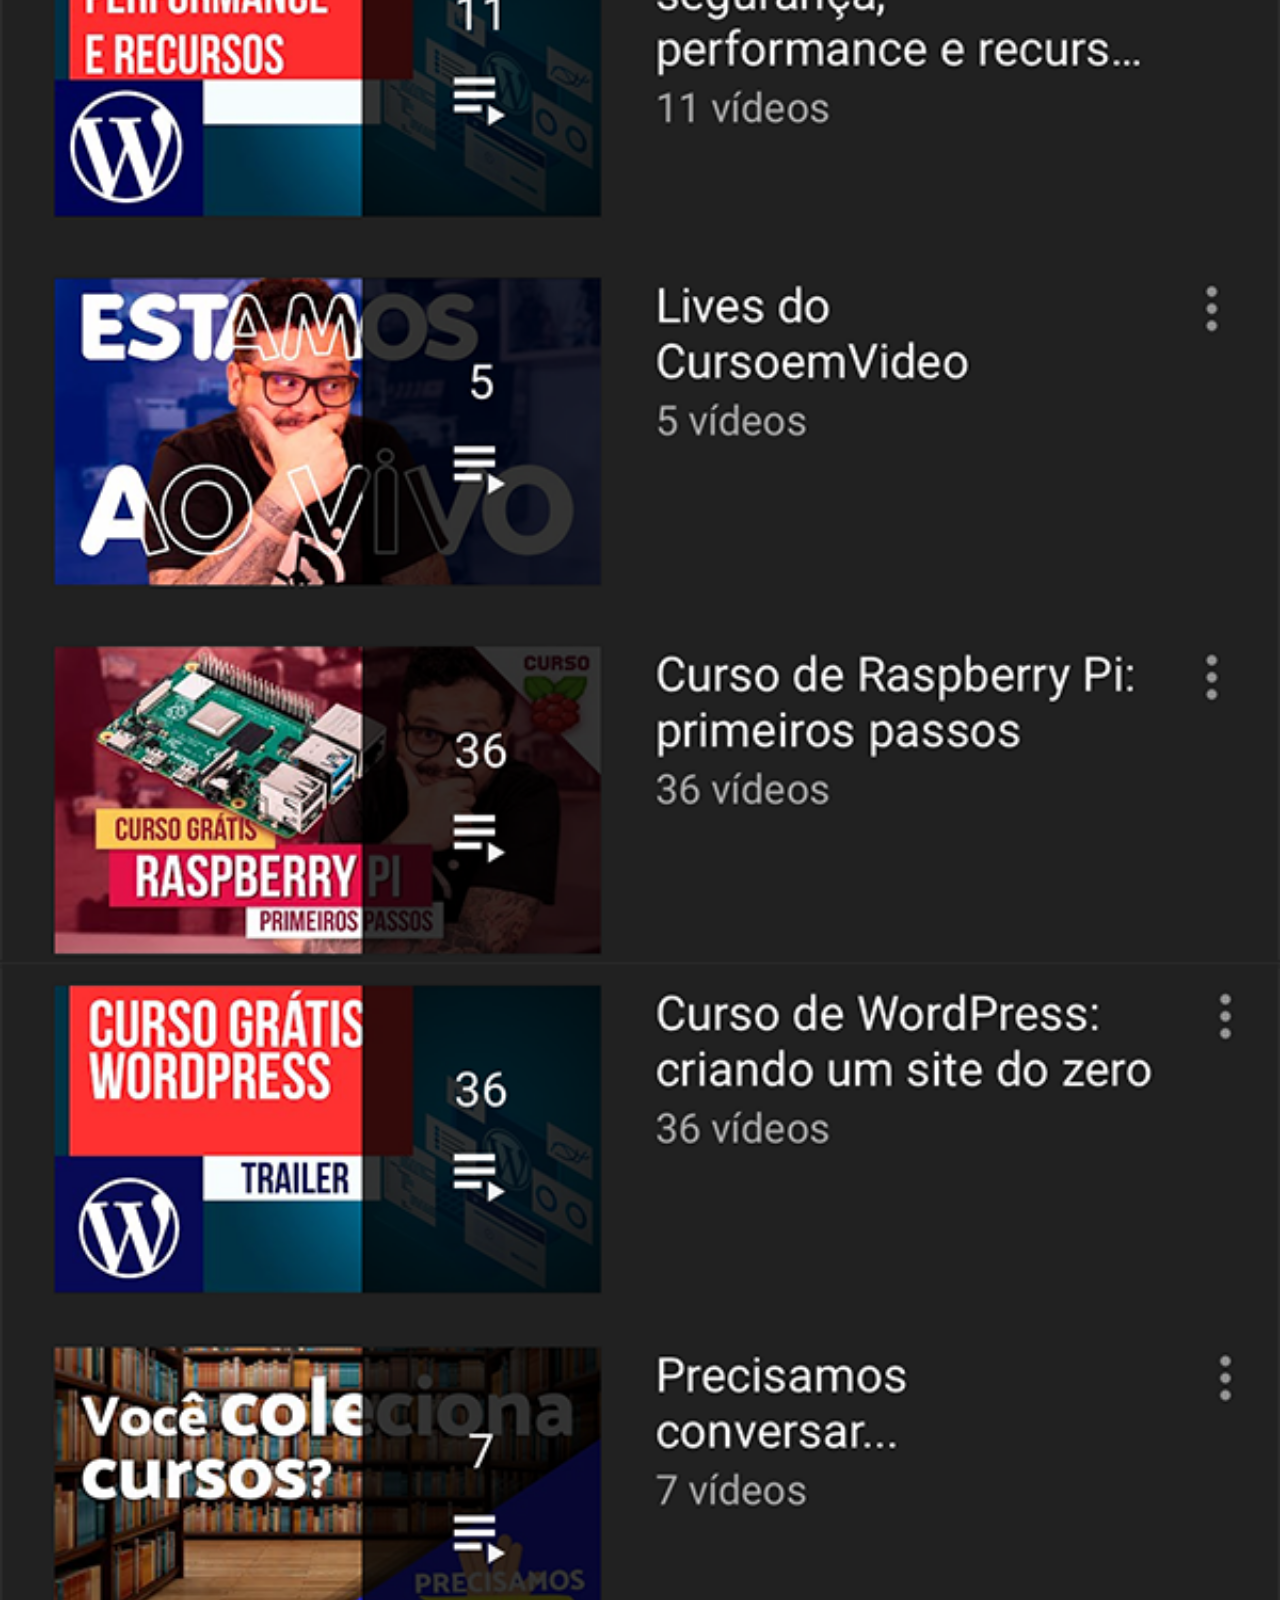
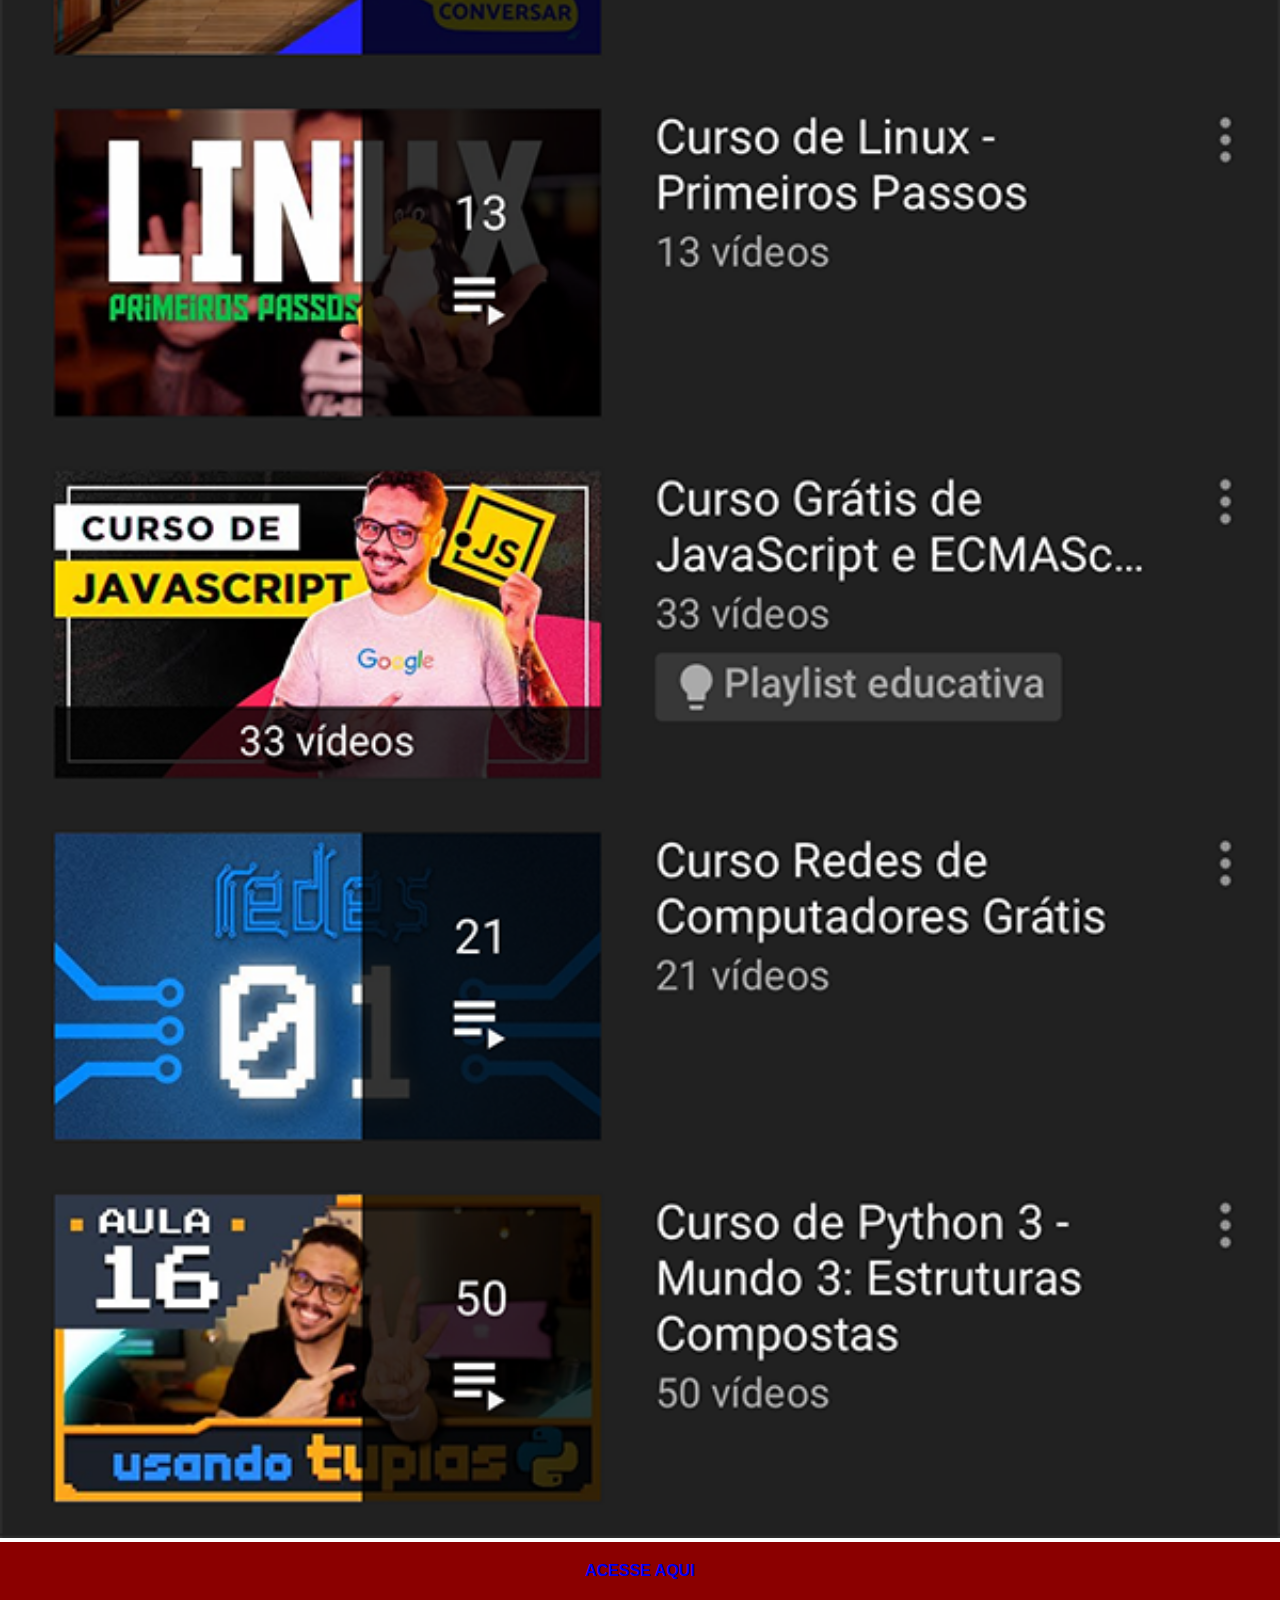
<file: youtube.html>
<!DOCTYPE html>
<html lang="pt-br">
<head>
    <meta charset="UTF-8">
    <meta name="viewport" content="width=device-width, initial-scale=1.0">
    <title>Youtube</title>
    <link rel="stylesheet" href="estilos/social.css">
</head>
<body>
    <img src="imagens/tela-youtube.png" alt="">
    <a href="https://www.youtube.com/c/CursoemV%C3%ADdeo" target="_blank">ACESSE AQUI</a>
</body>
</html>
</file>
<file: estilos/style.css>
@charset "UTF-8";

*{
    margin: 0px;
    padding: 0px;
    font-family: Arial, Helvetica, sans-serif;
}

html, body {
    height: 100vh;
    width: 100vw;
}

#fundo { 
    background: url(../imagens/fundo-madeira.jpg) no-repeat top center;
    background-size: cover;
    background-attachment: fixed;
}

main {
    position: relative;
    height: 100vh;
    
}

#telefone {
    position:absolute ;
    top: 50%;
    left: 50%;
    transform: translate(-50%, -50%);
    height: 627px;
    width: 311px;
    background:url('../imagens/frame-iphone.png') no-repeat ;
 
}

#tela {
    position: relative;
    top: 80px;
    left: 22px;
    width: 263px;
    height: 471px;
}

#rede-sociais {
    text-align: right;
}

#rede-sociais img {
    
    width: 50px;
    margin: 10px;
    border-radius: 50%;
    box-shadow: 2px 2px 5px rgba(0, 0, 0, 0.514);
    box-sizing: border-box;
}

#rede-sociais img:hover {
    border: 2px solid rgba(255, 255, 255, 0.600);
    transform: translate(-3px, -3px);
    box-shadow: 5px 5px 10px rgba(0, 0, 0, 0.603);
    transition: transform .5s, border 1s;
}
</file>
<file: estilos/social.css>
@charset "UTF-8";

* {
    margin: 0px;
    padding: 0px;
    font-family: Arial, Helvetica, sans-serif;
}
::-webkit-scrollbar {
    width: 0px;
    height: 0px;
}


img {
    width: 100vw;
}

a {
    display: block;
    background-color: darkred;
    padding:20px;
    text-align: center;
    text-decoration: none;
    font-weight: bolder;
}

 a:hover {
    background-color: red;
 }
</file>
